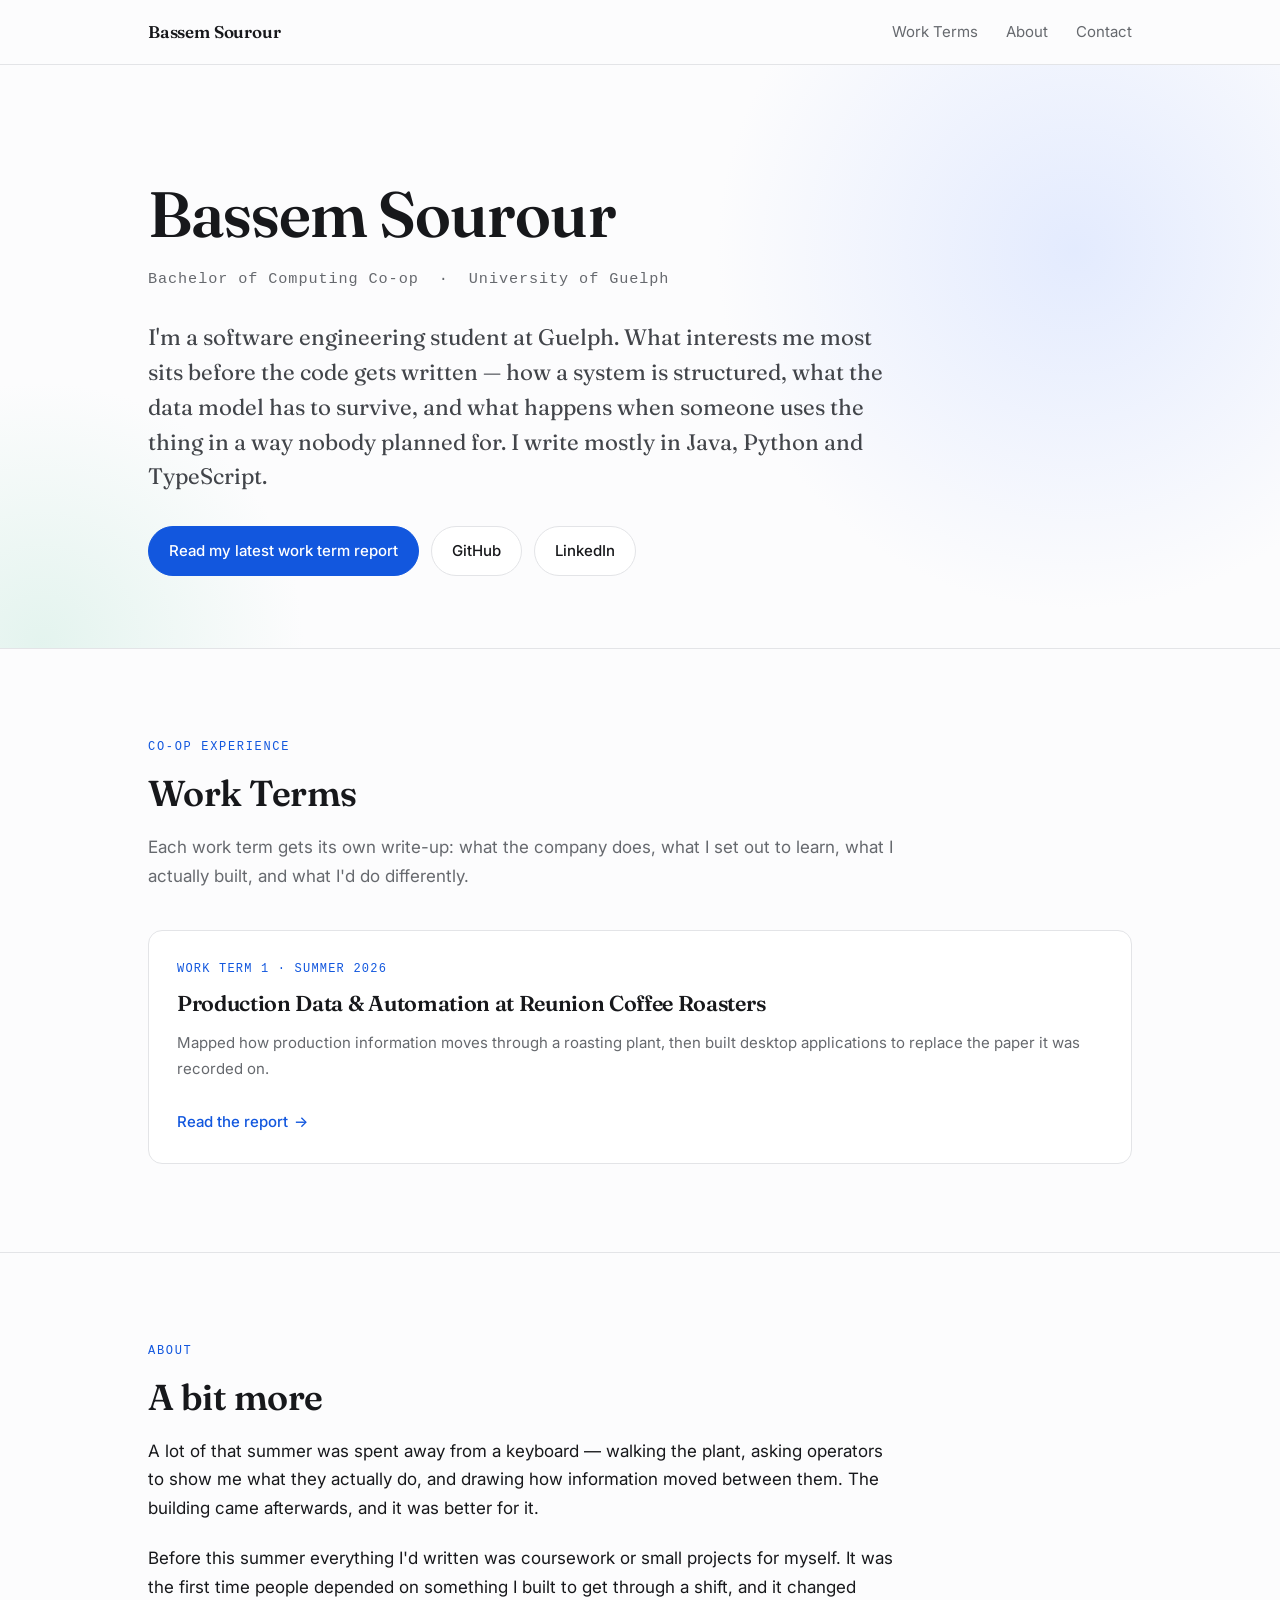
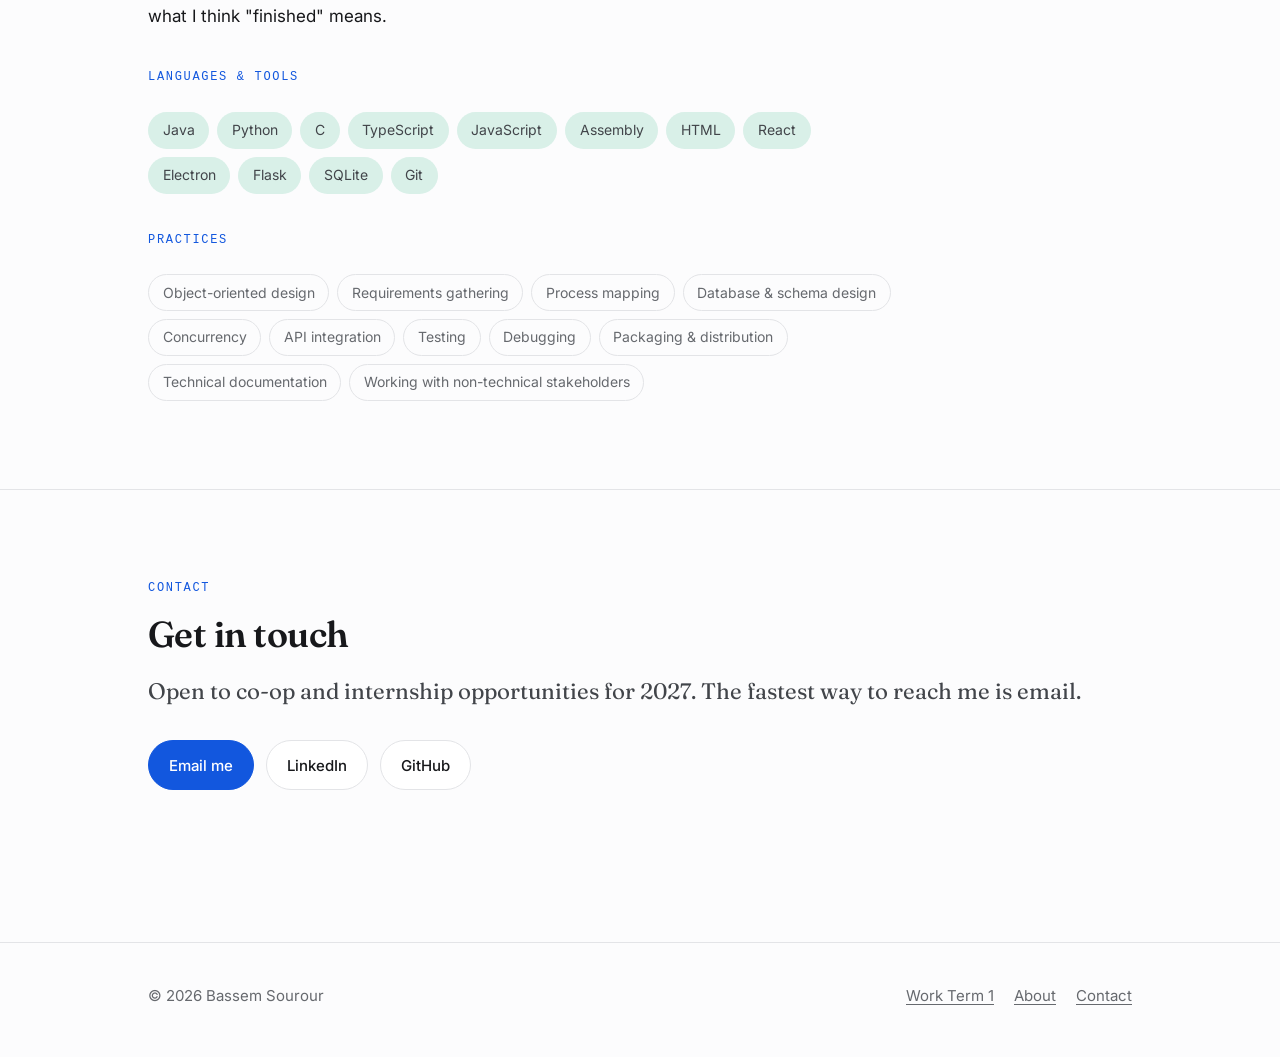
<file: index.html>
<!DOCTYPE html>
<html lang="en">
<head>
<meta charset="utf-8">
<meta name="viewport" content="width=device-width, initial-scale=1">

<title>Bassem Sourour — Portfolio</title>
<meta name="description" content="Portfolio of Bassem Sourour, a Bachelor of Computing co-op student at the University of Guelph. Work term reports, projects, and what I'm learning.">
<meta name="author" content="Bassem Sourour">

<meta property="og:title" content="Bassem Sourour — Portfolio">
<meta property="og:description" content="Computing co-op student at the University of Guelph. Work term reports, projects, and what I'm learning.">
<meta property="og:type" content="website">

<link rel="icon" href="data:image/svg+xml,%3Csvg xmlns=%27http://www.w3.org/2000/svg%27 viewBox=%270 0 64 64%27%3E%3Crect width=%2764%27 height=%2764%27 rx=%2714%27 fill=%27%231257DE%27/%3E%3Ctext x=%2732%27 y=%2744%27 font-family=%27Georgia,serif%27 font-size=%2734%27 font-weight=%27600%27 fill=%27%23fff%27 text-anchor=%27middle%27%3EB%3C/text%3E%3C/svg%3E">

<link rel="preconnect" href="https://fonts.googleapis.com">
<link rel="preconnect" href="https://fonts.gstatic.com" crossorigin>
<link href="https://fonts.googleapis.com/css2?family=Fraunces:opsz,wght@9..144,400;9..144,600&family=Inter:wght@400;500;600&display=swap" rel="stylesheet">
<link rel="stylesheet" href="styles.css">
</head>
<body>

<a class="skip-link" href="#main">Skip to content</a>

<header class="site-header">
  <div class="wrap site-header__inner">
    <a class="wordmark" href="index.html">Bassem&nbsp;Sourour</a>
    <nav class="nav" aria-label="Main">
      <a href="#work-terms">Work Terms</a>
      <a href="#about">About</a>
      <a href="#contact">Contact</a>
    </nav>
  </div>
</header>

<main id="main">

  <section class="hero">
    <div class="wrap">
      <h1 class="reveal">Bassem Sourour</h1>
      <p class="hero__role reveal">
        Bachelor of Computing Co-op &nbsp;·&nbsp; University of Guelph
      </p>
      <p class="lede hero__lede reveal">
        I'm a software engineering student at Guelph. What interests me
        most sits before the code gets written — how a system is
        structured, what the data model has to survive, and what happens
        when someone uses the thing in a way nobody planned for. I write
        mostly in Java, Python and TypeScript.
      </p>
      <div class="btn-row reveal">
        <a class="btn btn--primary" href="work-term-1.html">Read my latest work term report</a>
        <a class="btn" href="https://github.com/BassemSourour">GitHub</a>
        <a class="btn" href="https://www.linkedin.com/in/bassem-sourour-37205827b/">LinkedIn</a>
      </div>
    </div>
  </section>

  <hr class="rule">

  <section id="work-terms">
    <div class="wrap">
      <span class="eyebrow reveal">Co-op Experience</span>
      <h2 class="reveal">Work Terms</h2>
      <p class="prose muted reveal">
        Each work term gets its own write-up: what the company does, what
        I set out to learn, what I actually built, and what I'd do
        differently.
      </p>

      <div class="card-grid">

        <a class="card reveal" href="work-term-1.html">
          <span class="card__meta">Work Term 1 · Summer 2026</span>
          <h3>Production Data &amp; Automation at Reunion Coffee Roasters</h3>
          <p>
            Mapped how production information moves through a roasting
            plant, then built desktop applications to replace the paper
            it was recorded on.
          </p>
          <span class="card__cta">Read the report <span aria-hidden="true">→</span></span>
        </a>

      </div>
    </div>
  </section>

  <hr class="rule">

  <section id="about">
    <div class="wrap">
      <span class="eyebrow reveal">About</span>
      <h2 class="reveal">A bit more</h2>
      <div class="prose">
        <p class="reveal">
          A lot of that summer was spent away from a keyboard — walking
          the plant, asking operators to show me what they actually do,
          and drawing how information moved between them. The building
          came afterwards, and it was better for it.
        </p>
        <p class="reveal">
          Before this summer everything I'd written was coursework or
          small projects for myself. It was the first time people
          depended on something I built to get through a shift, and it
          changed what I think "finished" means.
        </p>

        <!-- EDIT ME: cut anything you wouldn't want to be asked about in
             an interview — a short honest list beats a long one. -->
        <span class="eyebrow reveal" style="margin-top:2.25rem">Languages &amp; tools</span>
        <ul class="pills reveal">
          <li>Java</li>
          <li>Python</li>
          <li>C</li>
          <li>TypeScript</li>
          <li>JavaScript</li>
          <li>Assembly</li>
          <li>HTML</li>
          <li>React</li>
          <li>Electron</li>
          <li>Flask</li>
          <li>SQLite</li>
          <li>Git</li>
        </ul>

        <!-- Practices. I've kept this to things your work actually
             demonstrates — an employer may ask you to talk through any
             of them, so cut anything you'd rather not defend. -->
        <span class="eyebrow reveal" style="margin-top:2.25rem">Practices</span>
        <ul class="pills pills--alt reveal">
          <li>Object-oriented design</li>
          <li>Requirements gathering</li>
          <li>Process mapping</li>
          <li>Database &amp; schema design</li>
          <li>Concurrency</li>
          <li>API integration</li>
          <li>Testing</li>
          <li>Debugging</li>
          <li>Packaging &amp; distribution</li>
          <li>Technical documentation</li>
          <li>Working with non-technical stakeholders</li>
        </ul>
      </div>
    </div>
  </section>

  <hr class="rule">

  <section id="contact">
    <div class="wrap">
      <span class="eyebrow reveal">Contact</span>
      <h2 class="reveal">Get in touch</h2>
      <p class="prose lede reveal" style="margin-bottom:1.5rem">
        Open to co-op and internship opportunities for 2027. The fastest
        way to reach me is email.
      </p>
      <div class="btn-row reveal">
        <a class="btn btn--primary" href="mailto:bassemsourour3@gmail.com">Email me</a>
        <a class="btn" href="https://www.linkedin.com/in/bassem-sourour-37205827b/">LinkedIn</a>
        <a class="btn" href="https://github.com/BassemSourour">GitHub</a>
      </div>
    </div>
  </section>

</main>

<footer class="site-footer">
  <div class="wrap site-footer__inner">
    <span>© <span id="year">2026</span> Bassem Sourour</span>
    <nav class="footer-links" aria-label="Footer">
      <a href="work-term-1.html">Work Term 1</a>
      <a href="#about">About</a>
      <a href="#contact">Contact</a>
    </nav>
  </div>
</footer>

<script>
  document.getElementById('year').textContent = new Date().getFullYear();

  const reveals = document.querySelectorAll('.reveal');
  if ('IntersectionObserver' in window && !window.matchMedia('(prefers-reduced-motion: reduce)').matches) {
    const io = new IntersectionObserver((entries) => {
      entries.forEach((entry, i) => {
        if (entry.isIntersecting) {
          entry.target.style.transitionDelay = Math.min(i * 60, 240) + 'ms';
          entry.target.classList.add('is-visible');
          io.unobserve(entry.target);
        }
      });
    }, { rootMargin: '0px 0px -8% 0px', threshold: 0.05 });
    reveals.forEach(el => io.observe(el));
  } else {
    reveals.forEach(el => el.classList.add('is-visible'));
  }
</script>

</body>
</html>
</file>
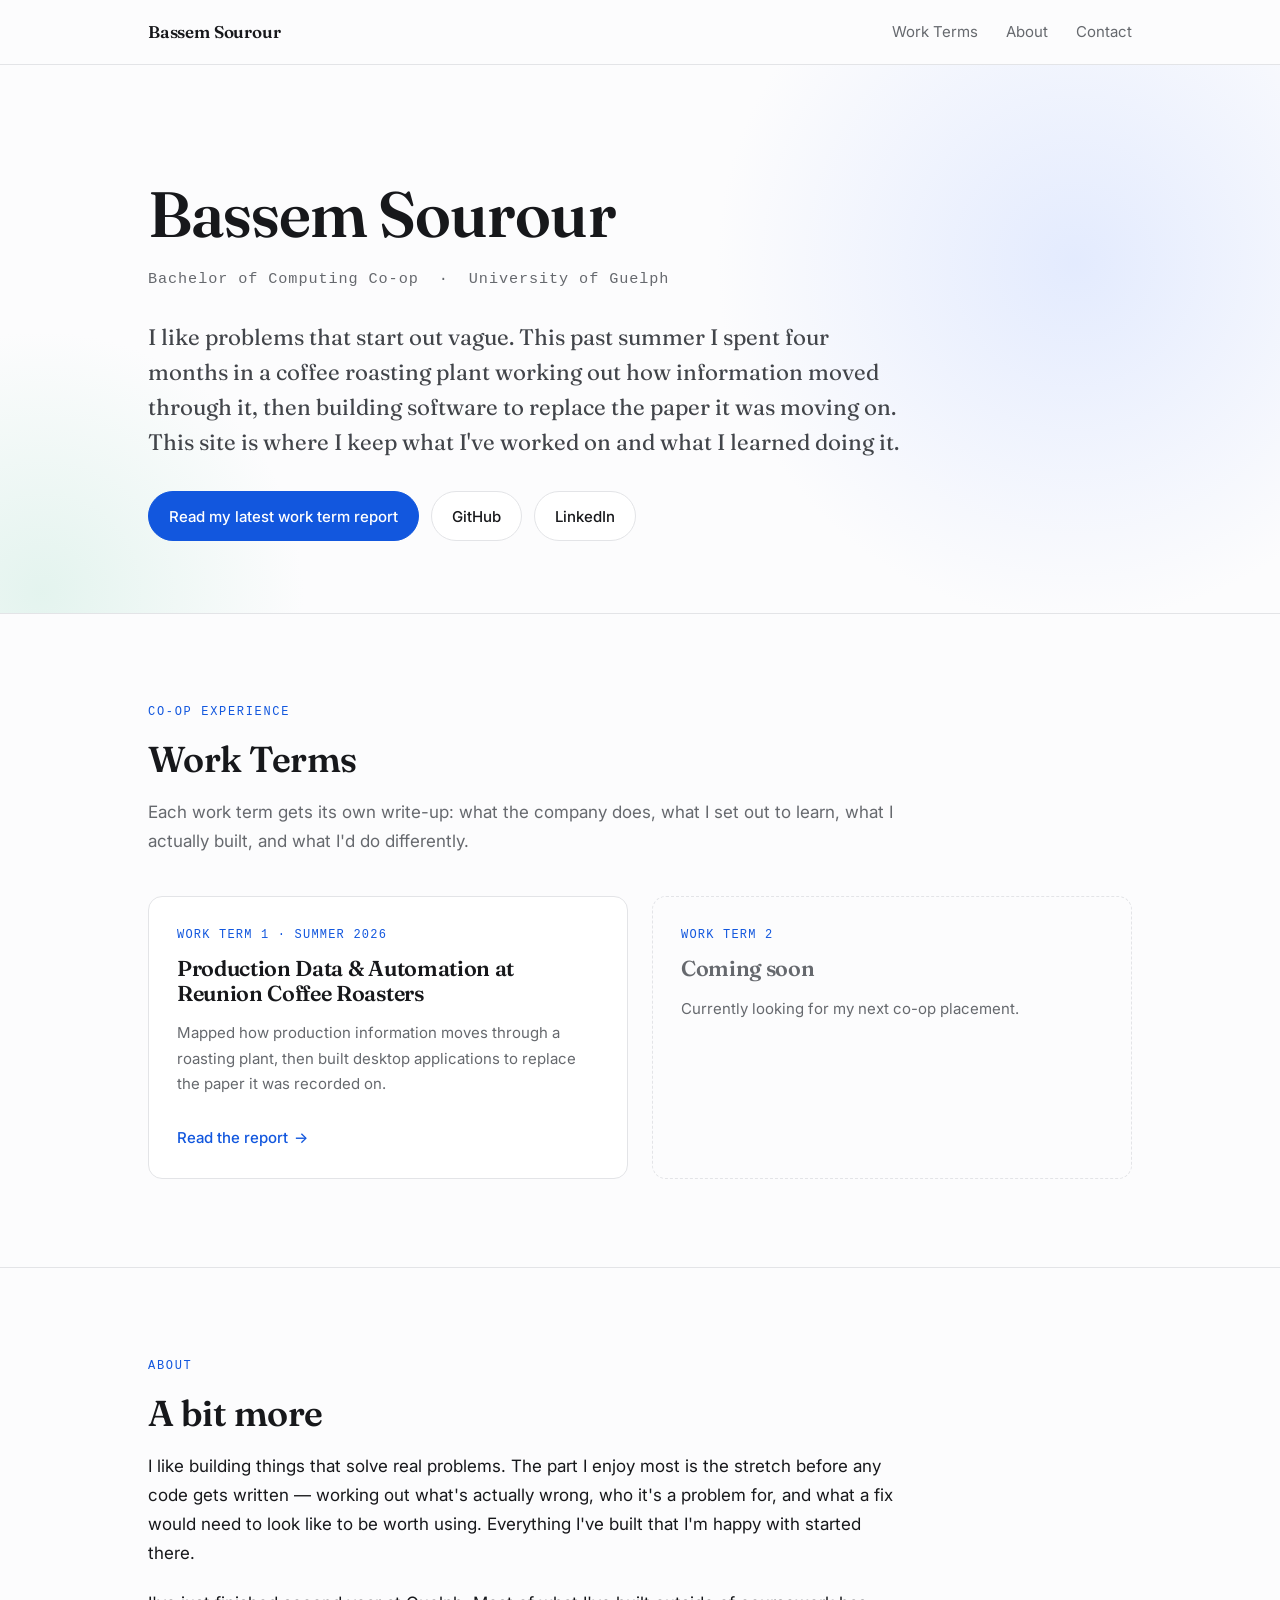
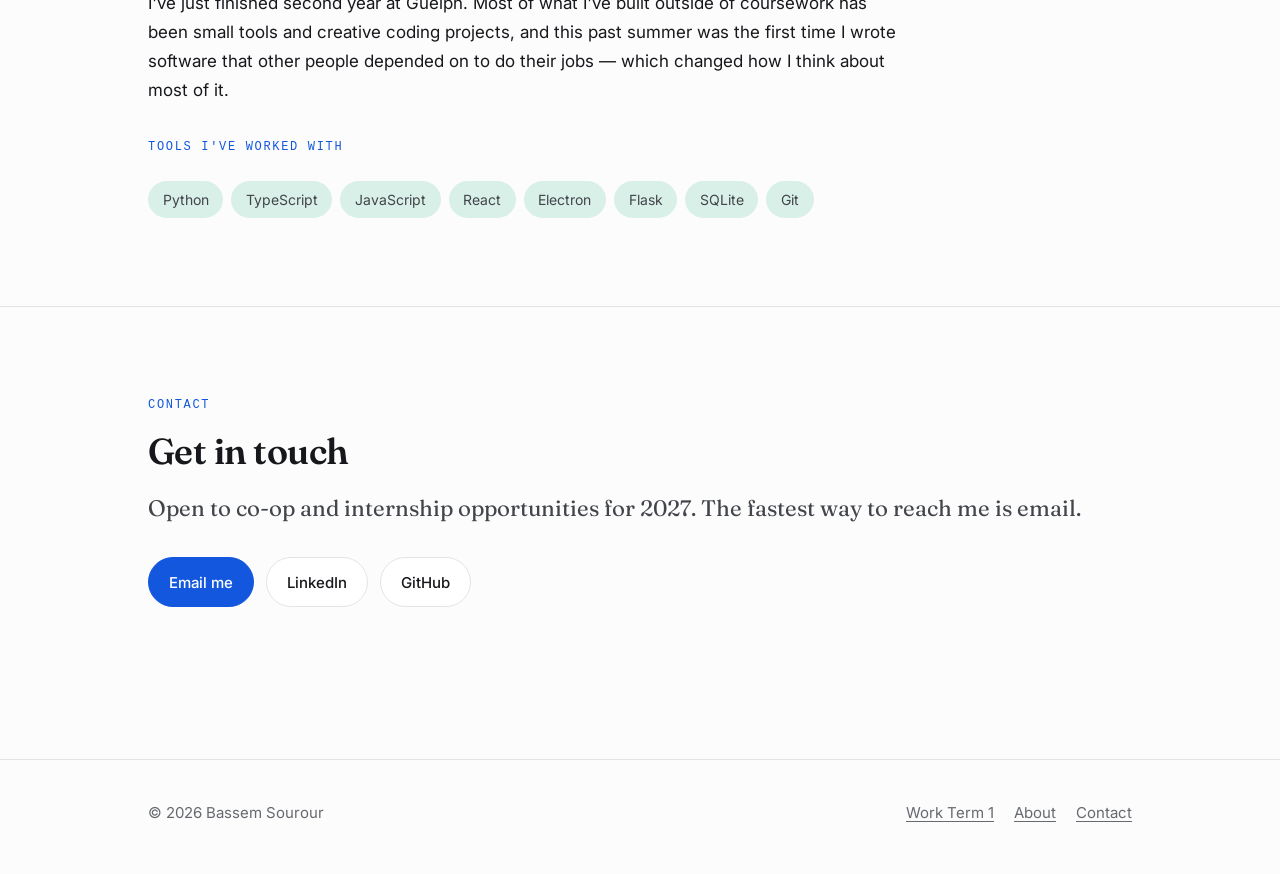
<file: index_1.html>
<!DOCTYPE html>
<html lang="en">
<head>
<meta charset="utf-8">
<meta name="viewport" content="width=device-width, initial-scale=1">

<title>Bassem Sourour — Portfolio</title>
<meta name="description" content="Portfolio of Bassem Sourour, a Bachelor of Computing co-op student at the University of Guelph. Work term reports, projects, and what I'm learning.">
<meta name="author" content="Bassem Sourour">

<meta property="og:title" content="Bassem Sourour — Portfolio">
<meta property="og:description" content="Computing co-op student at the University of Guelph. Work term reports, projects, and what I'm learning.">
<meta property="og:type" content="website">

<link rel="preconnect" href="https://fonts.googleapis.com">
<link rel="preconnect" href="https://fonts.gstatic.com" crossorigin>
<link href="https://fonts.googleapis.com/css2?family=Fraunces:opsz,wght@9..144,400;9..144,600&family=Inter:wght@400;500;600&display=swap" rel="stylesheet">
<link rel="stylesheet" href="styles.css">
</head>
<body>

<a class="skip-link" href="#main">Skip to content</a>

<header class="site-header">
  <div class="wrap site-header__inner">
    <a class="wordmark" href="index.html">Bassem&nbsp;Sourour</a>
    <nav class="nav" aria-label="Main">
      <a href="#work-terms">Work Terms</a>
      <a href="#about">About</a>
      <a href="#contact">Contact</a>
    </nav>
  </div>
</header>

<main id="main">

  <section class="hero">
    <div class="wrap">
      <h1 class="reveal">Bassem Sourour</h1>
      <p class="hero__role reveal">
        Bachelor of Computing Co-op &nbsp;·&nbsp; University of Guelph
      </p>
      <p class="lede hero__lede reveal">
        I like problems that start out vague. This past summer I spent
        four months in a coffee roasting plant working out how
        information moved through it, then building software to replace
        the paper it was moving on. This site is where I keep what I've
        worked on and what I learned doing it.
      </p>
      <div class="btn-row reveal">
        <a class="btn btn--primary" href="work-term-1.html">Read my latest work term report</a>
        <a class="btn" href="https://github.com/BassemSourour">GitHub</a>
        <a class="btn" href="https://www.linkedin.com/in/bassem-sourour-37205827b/">LinkedIn</a>
      </div>
    </div>
  </section>

  <hr class="rule">

  <section id="work-terms">
    <div class="wrap">
      <span class="eyebrow reveal">Co-op Experience</span>
      <h2 class="reveal">Work Terms</h2>
      <p class="prose muted reveal">
        Each work term gets its own write-up: what the company does, what
        I set out to learn, what I actually built, and what I'd do
        differently.
      </p>

      <div class="card-grid">

        <a class="card reveal" href="work-term-1.html">
          <span class="card__meta">Work Term 1 · Summer 2026</span>
          <h3>Production Data &amp; Automation at Reunion Coffee Roasters</h3>
          <p>
            Mapped how production information moves through a roasting
            plant, then built desktop applications to replace the paper
            it was recorded on.
          </p>
          <span class="card__cta">Read the report <span aria-hidden="true">→</span></span>
        </a>

        <div class="card card--placeholder reveal">
          <span class="card__meta">Work Term 2</span>
          <h3>Coming soon</h3>
          <p>Currently looking for my next co-op placement.</p>
        </div>

      </div>
    </div>
  </section>

  <hr class="rule">

  <section id="about">
    <div class="wrap">
      <span class="eyebrow reveal">About</span>
      <h2 class="reveal">A bit more</h2>
      <div class="prose">
        <p class="reveal">
          I like building things that solve real problems. The part I
          enjoy most is the stretch before any code gets written —
          working out what's actually wrong, who it's a problem for, and
          what a fix would need to look like to be worth using.
          Everything I've built that I'm happy with started there.
        </p>
        <p class="reveal">
          I've just finished second year at Guelph. Most of what I've
          built outside of coursework has been small tools and creative
          coding projects, and this past summer was the first time I
          wrote software that other people depended on to do their jobs —
          which changed how I think about most of it.
        </p>

        <span class="eyebrow reveal" style="margin-top:2rem">Tools I've worked with</span>
        <!-- EDIT ME: taken from your three work term apps and your other
             repos. Cut anything you wouldn't want to be asked about in an
             interview — a short honest list beats a long one. -->
        <ul class="pills reveal">
          <li>Python</li>
          <li>TypeScript</li>
          <li>JavaScript</li>
          <li>React</li>
          <li>Electron</li>
          <li>Flask</li>
          <li>SQLite</li>
          <li>Git</li>
        </ul>
      </div>
    </div>
  </section>

  <hr class="rule">

  <section id="contact">
    <div class="wrap">
      <span class="eyebrow reveal">Contact</span>
      <h2 class="reveal">Get in touch</h2>
      <p class="prose lede reveal" style="margin-bottom:1.5rem">
        Open to co-op and internship opportunities for 2027. The fastest
        way to reach me is email.
      </p>
      <div class="btn-row reveal">
        <a class="btn btn--primary" href="mailto:bassemsourour3@gmail.com">Email me</a>
        <a class="btn" href="https://www.linkedin.com/in/bassem-sourour-37205827b/">LinkedIn</a>
        <a class="btn" href="https://github.com/BassemSourour">GitHub</a>
      </div>
    </div>
  </section>

</main>

<footer class="site-footer">
  <div class="wrap site-footer__inner">
    <span>© <span id="year">2026</span> Bassem Sourour</span>
    <nav class="footer-links" aria-label="Footer">
      <a href="work-term-1.html">Work Term 1</a>
      <a href="#about">About</a>
      <a href="#contact">Contact</a>
    </nav>
  </div>
</footer>

<script>
  document.getElementById('year').textContent = new Date().getFullYear();

  const reveals = document.querySelectorAll('.reveal');
  if ('IntersectionObserver' in window && !window.matchMedia('(prefers-reduced-motion: reduce)').matches) {
    const io = new IntersectionObserver((entries) => {
      entries.forEach((entry, i) => {
        if (entry.isIntersecting) {
          entry.target.style.transitionDelay = Math.min(i * 60, 240) + 'ms';
          entry.target.classList.add('is-visible');
          io.unobserve(entry.target);
        }
      });
    }, { rootMargin: '0px 0px -8% 0px', threshold: 0.05 });
    reveals.forEach(el => io.observe(el));
  } else {
    reveals.forEach(el => el.classList.add('is-visible'));
  }
</script>

</body>
</html>
</file>
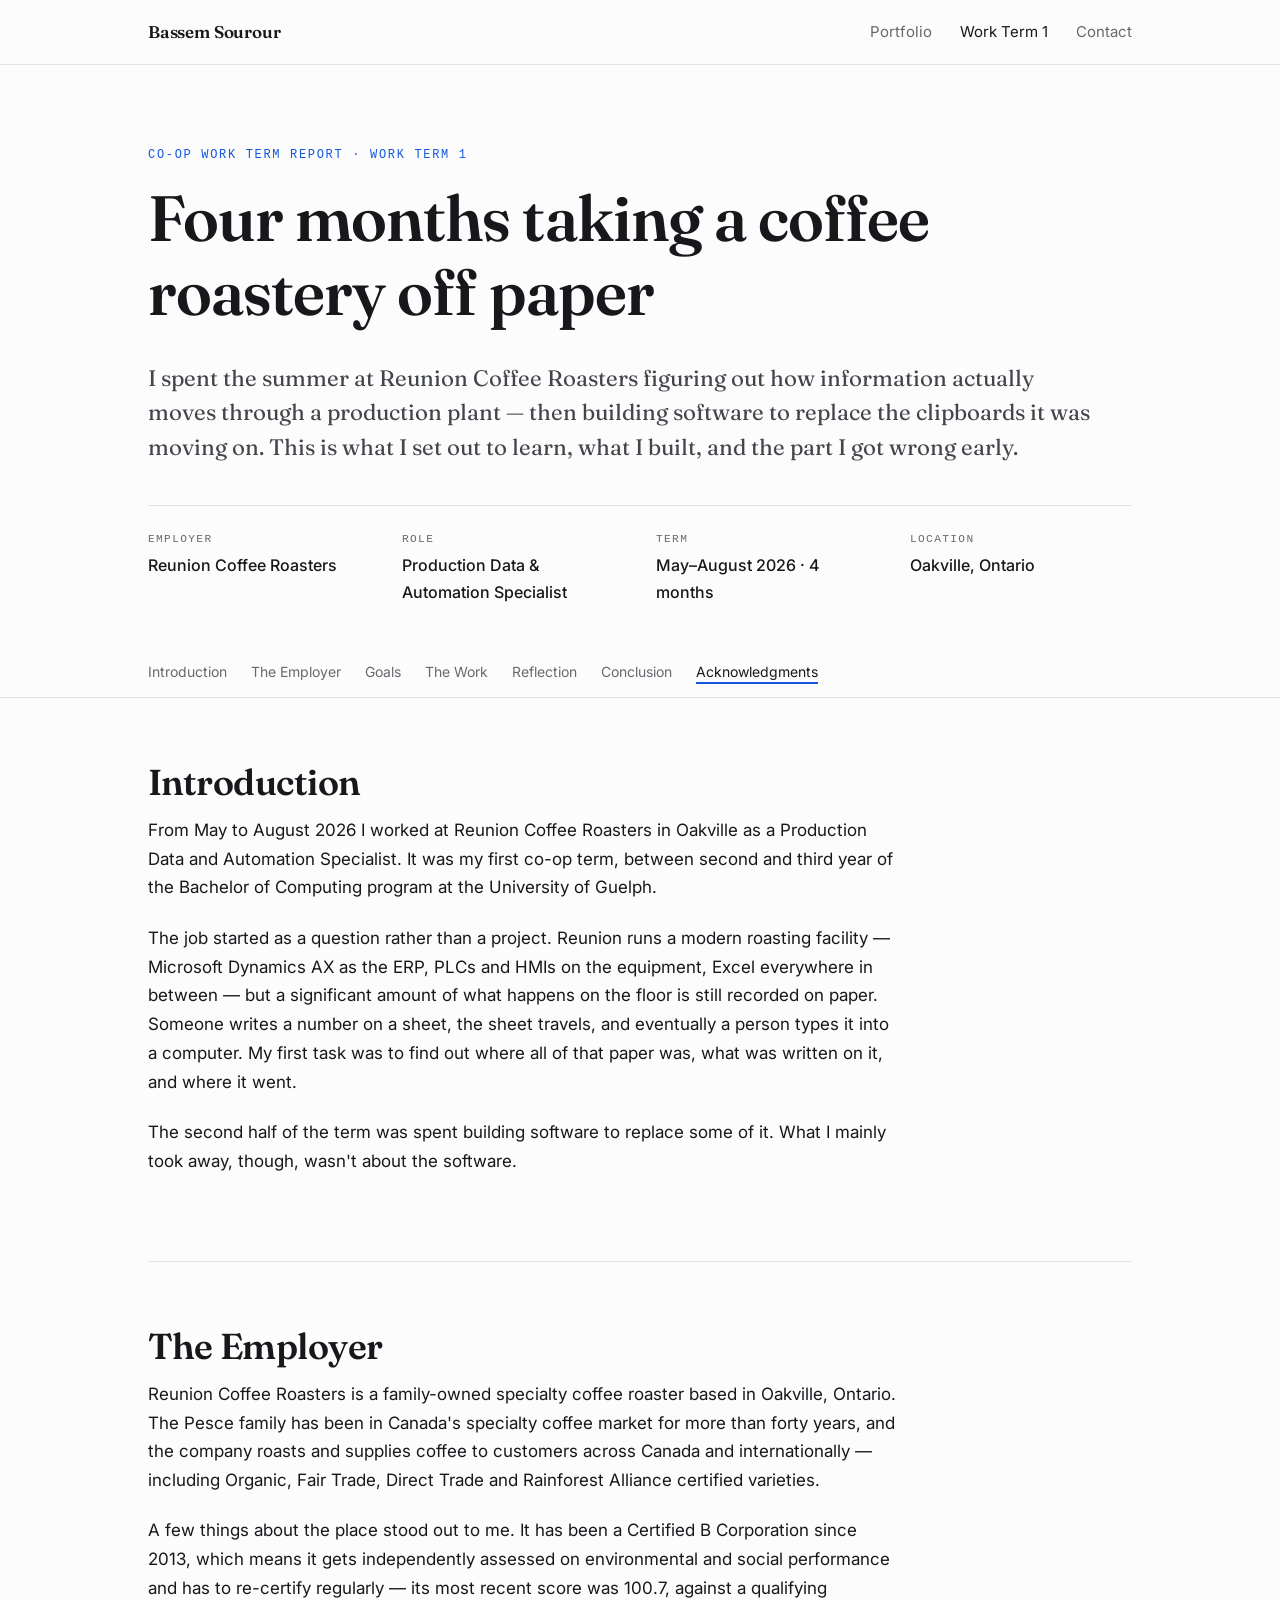
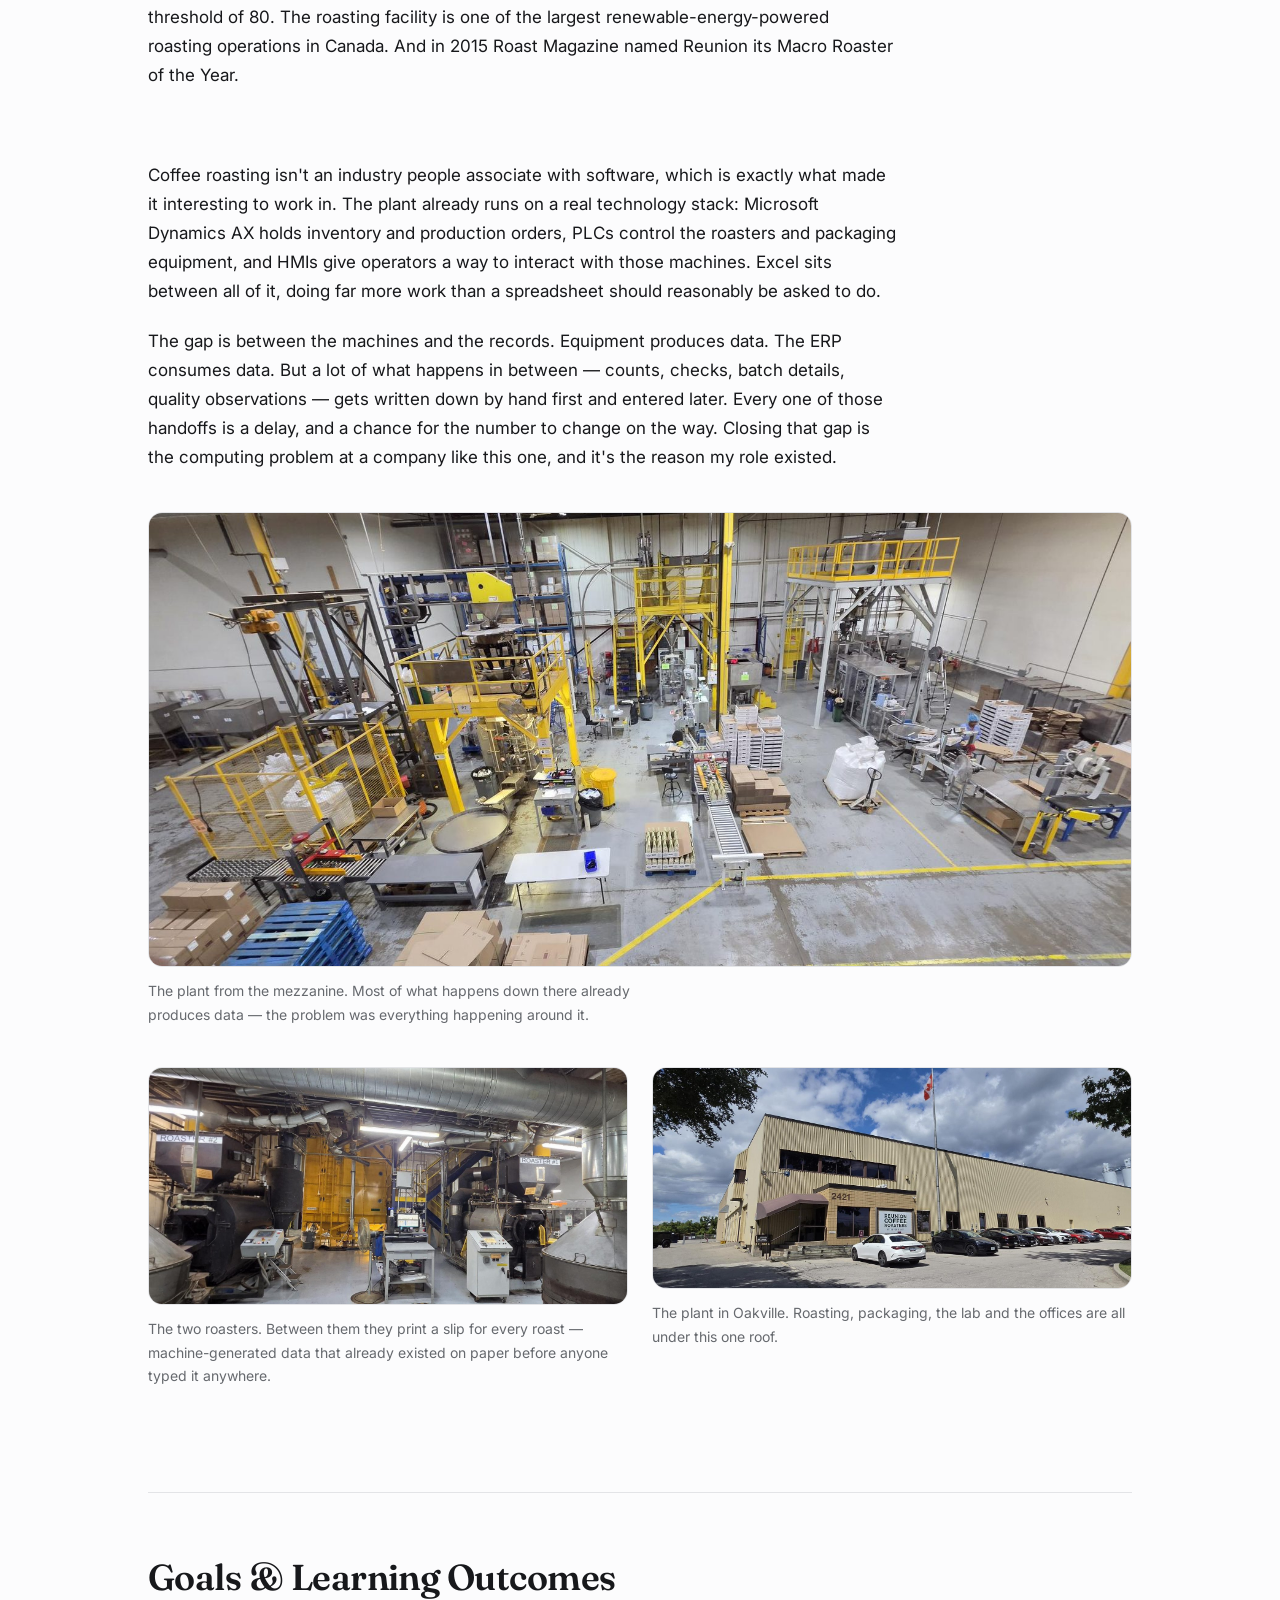
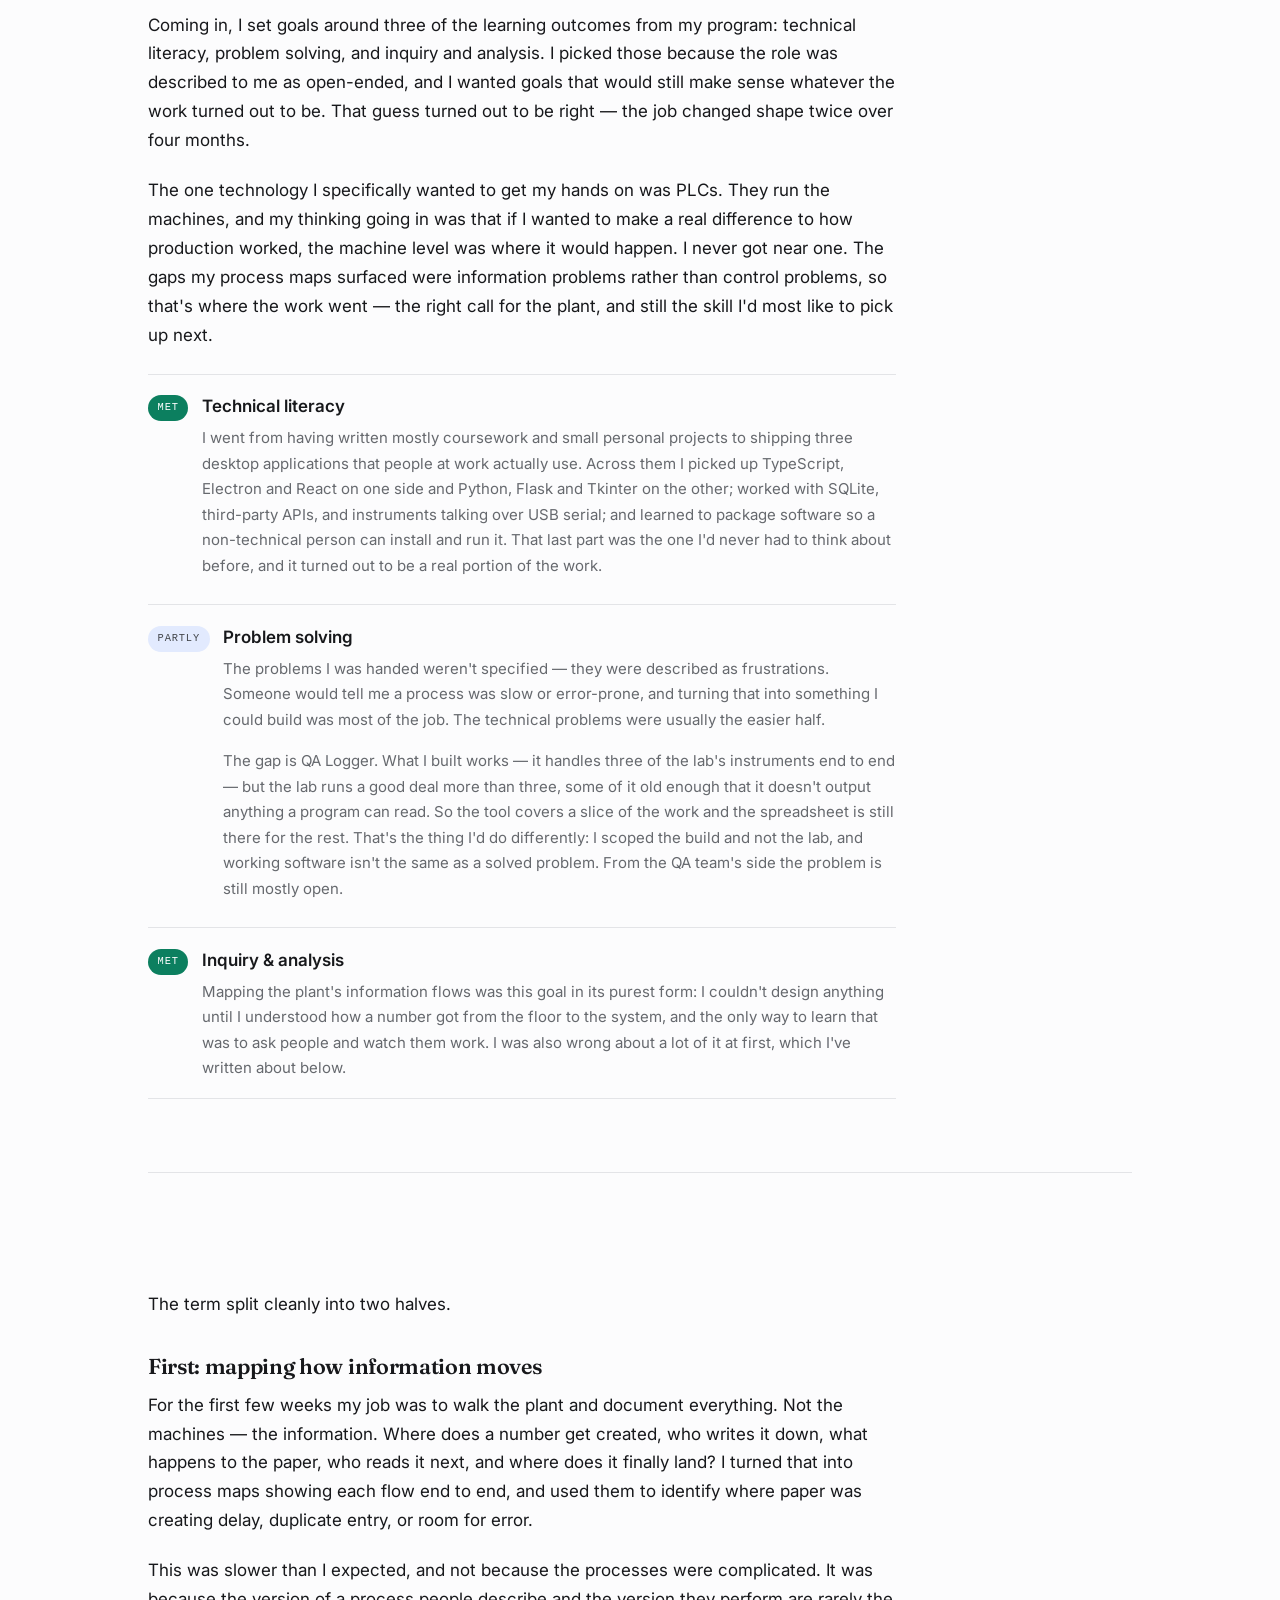
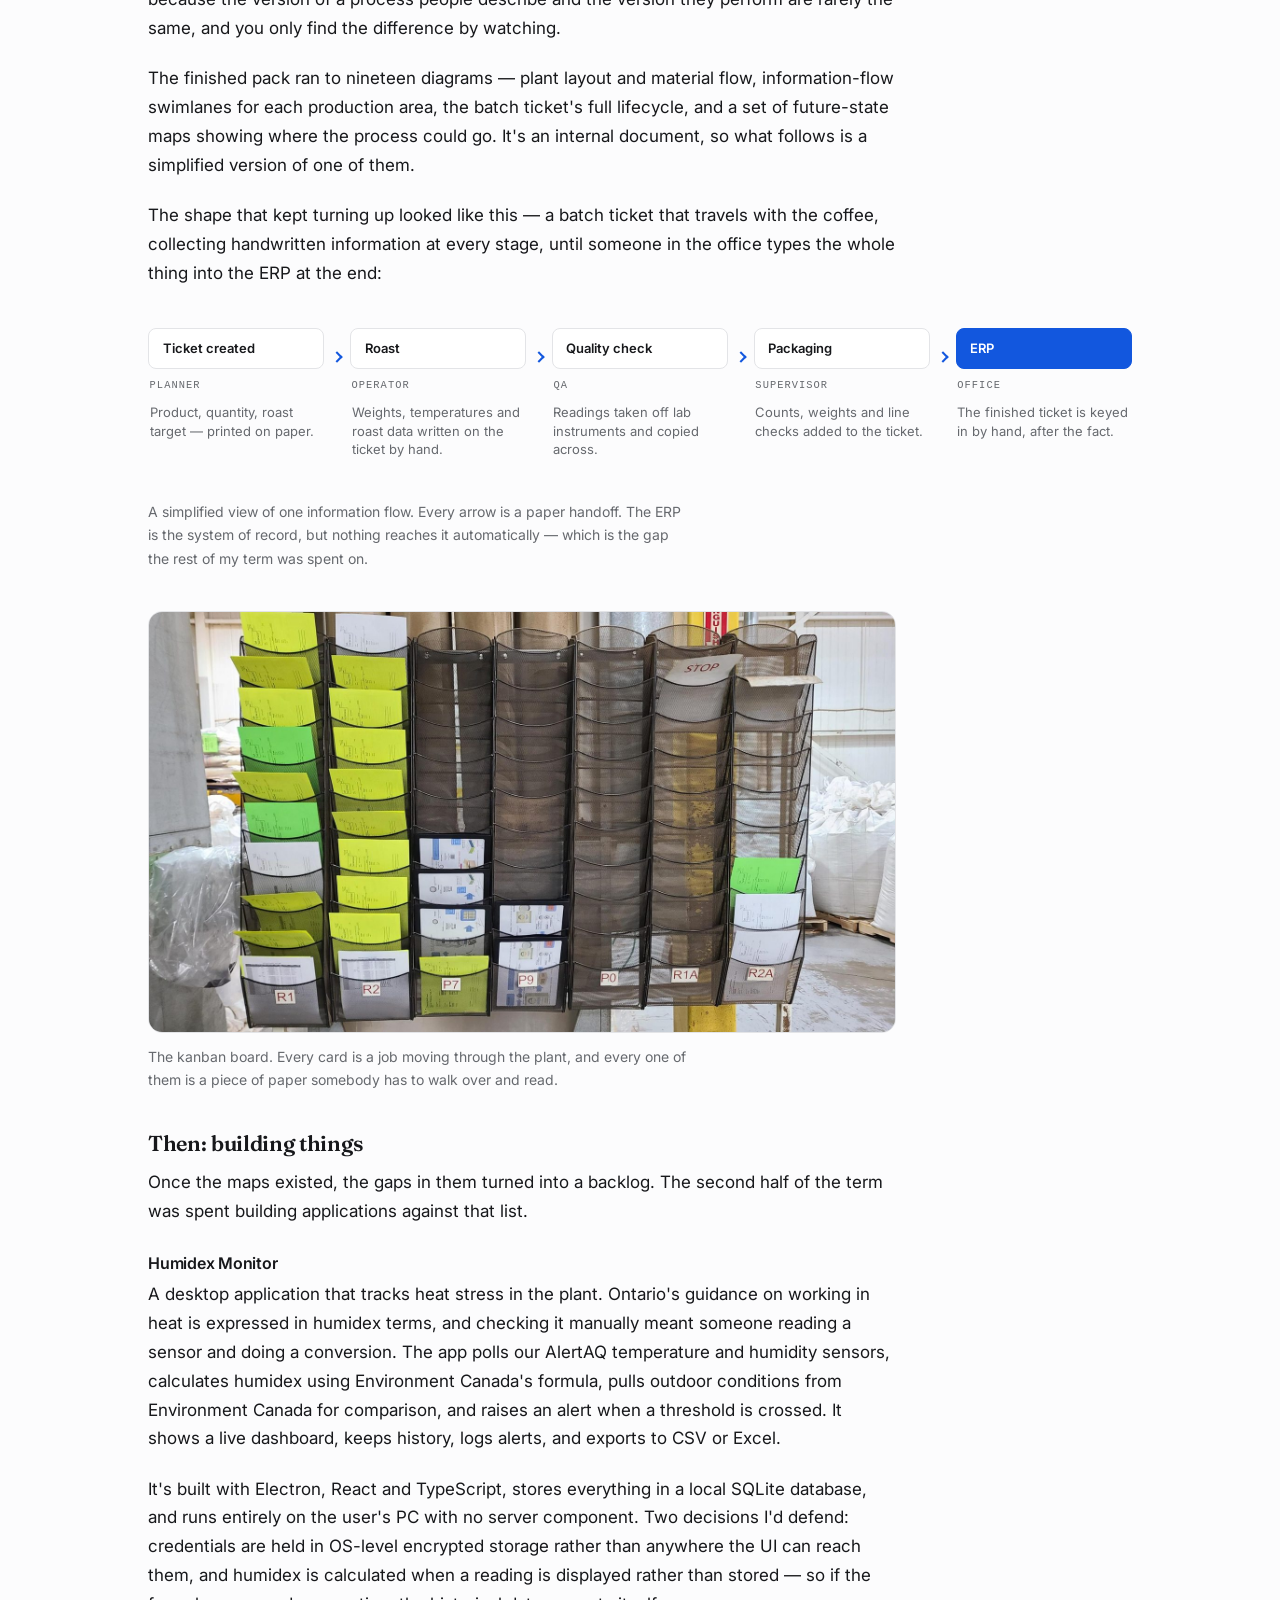
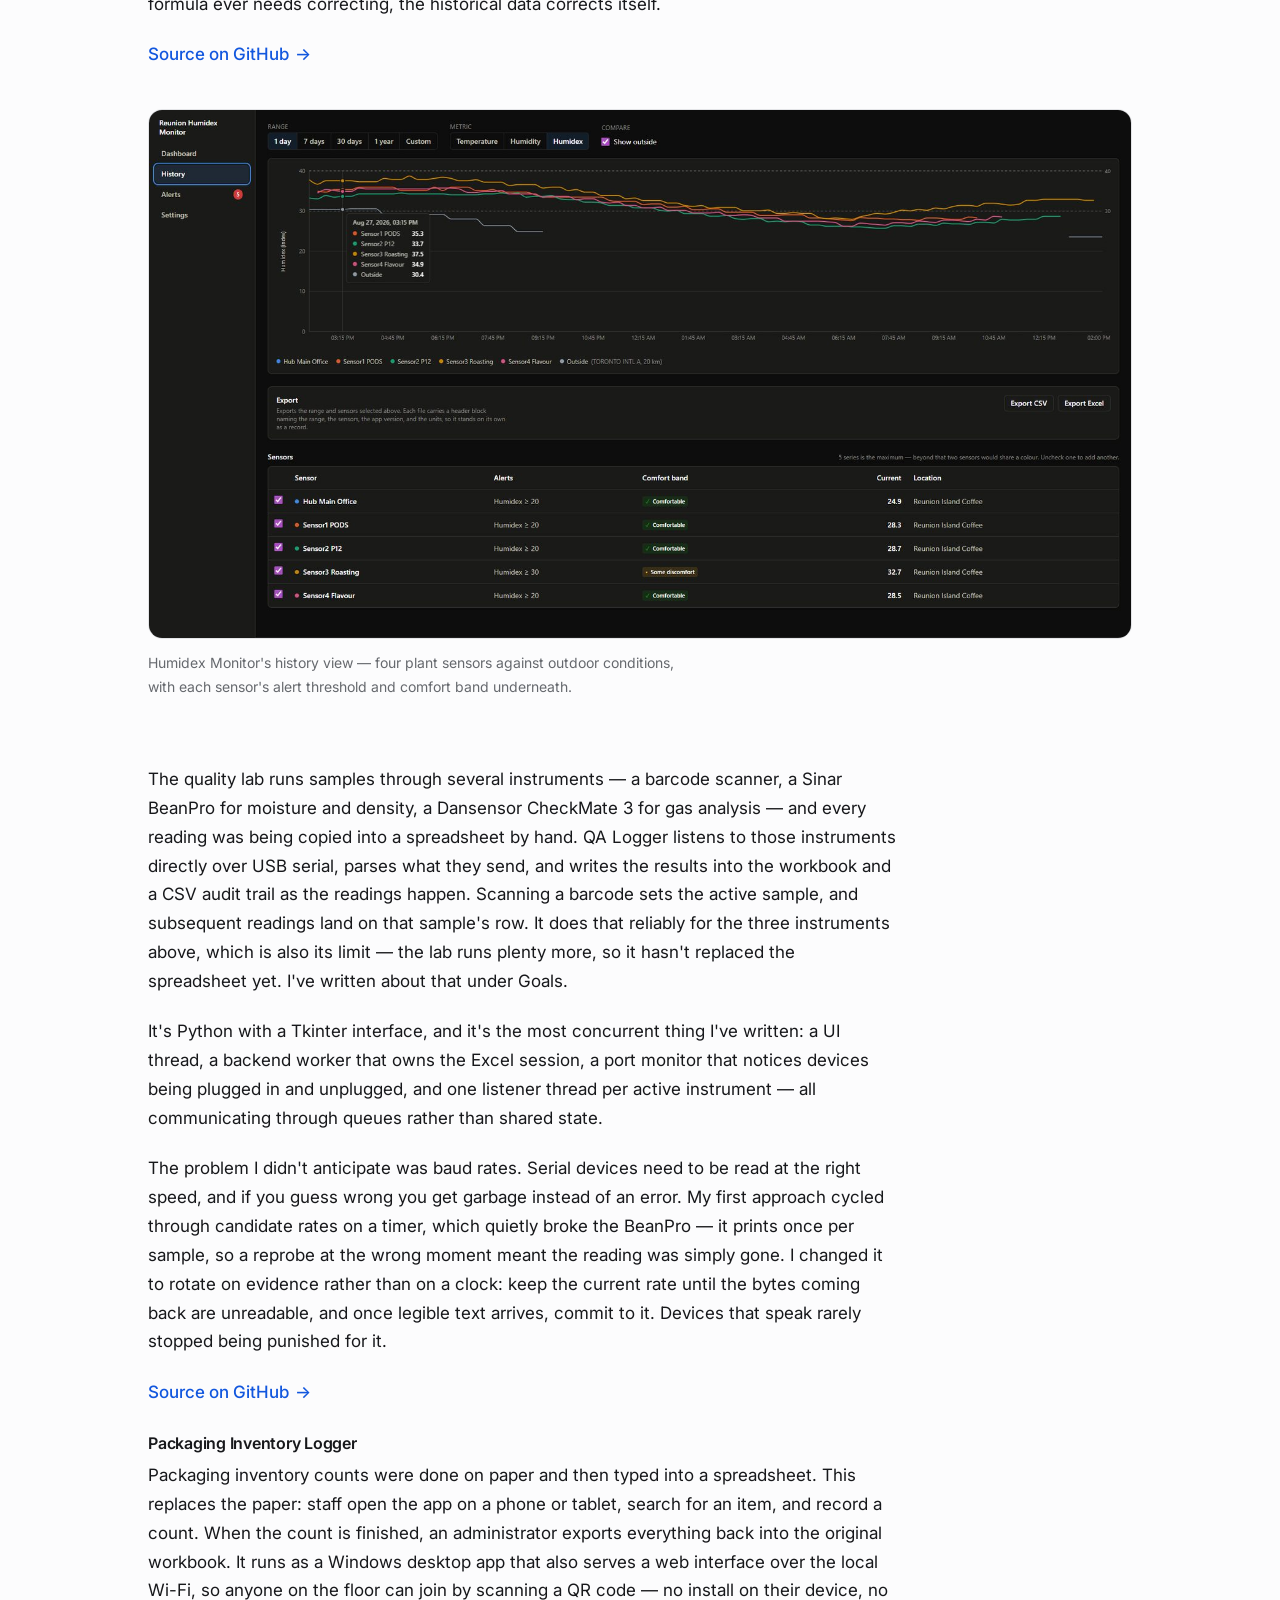
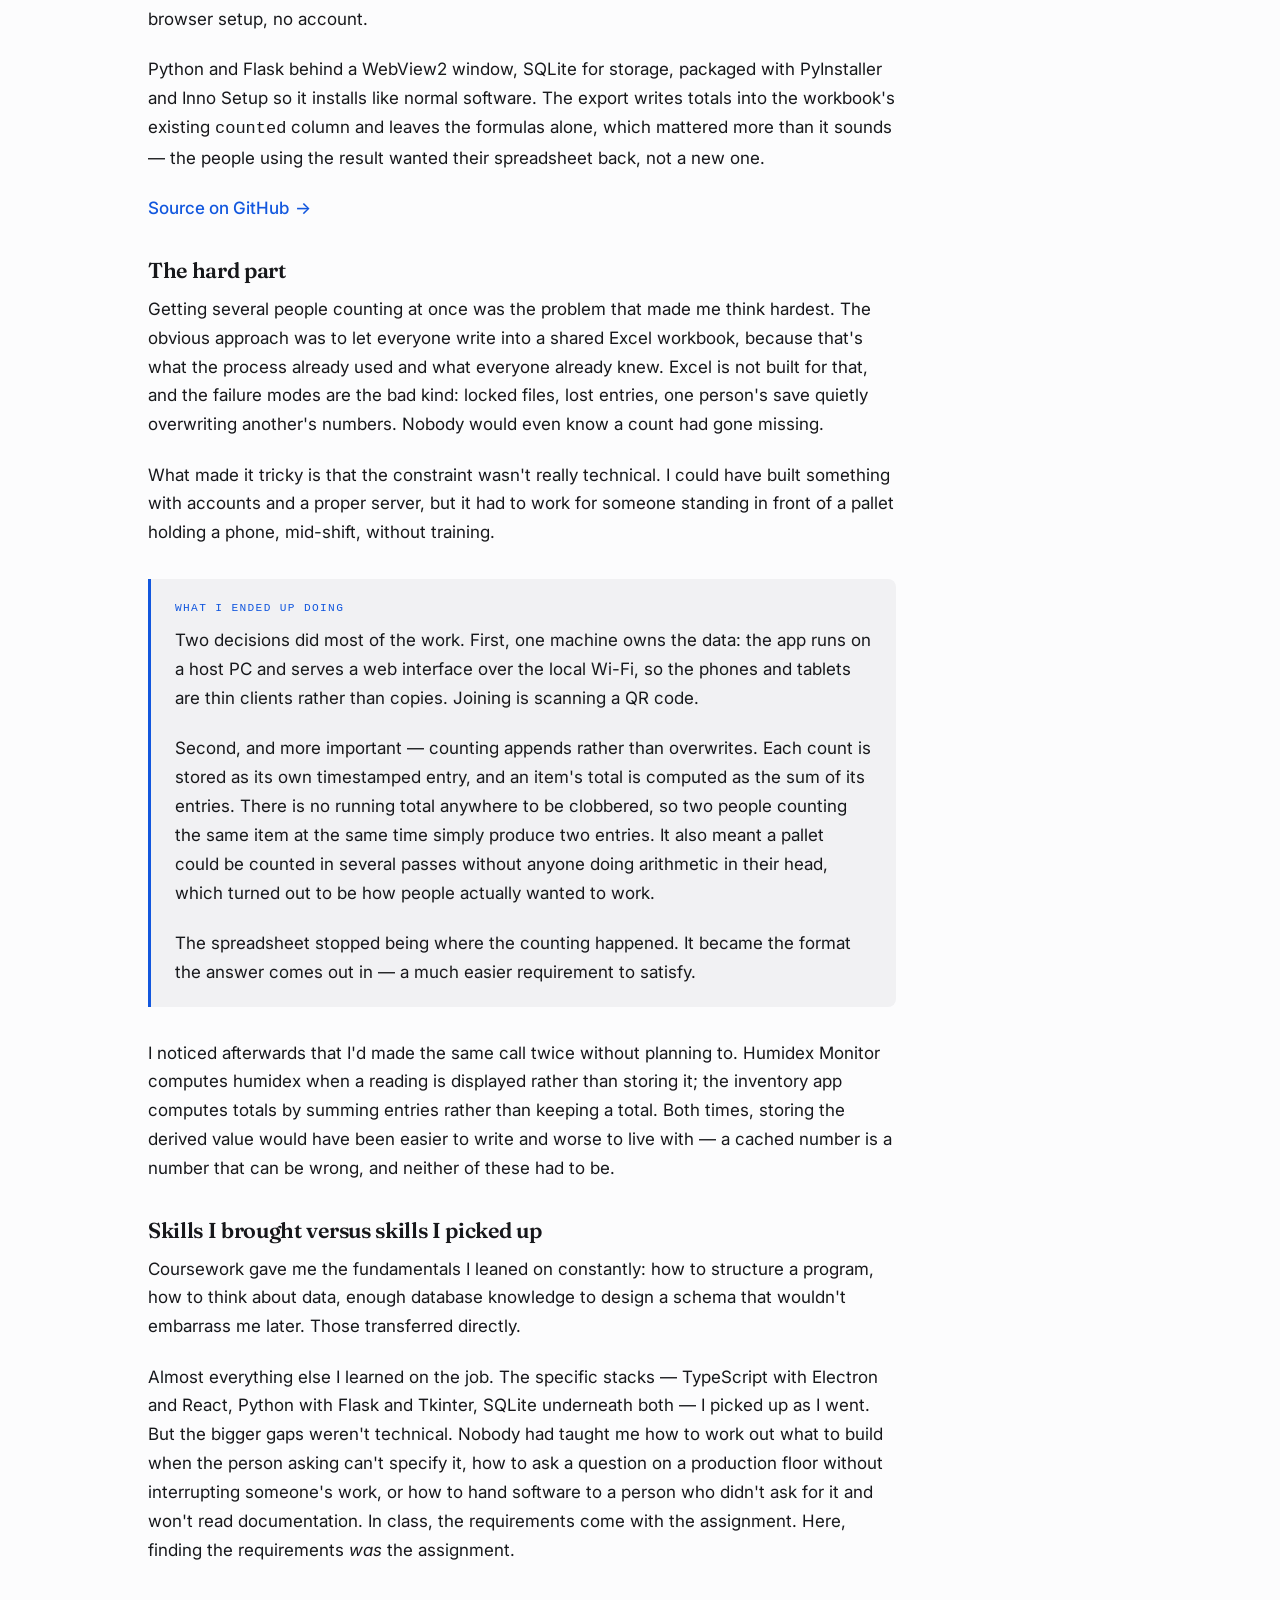
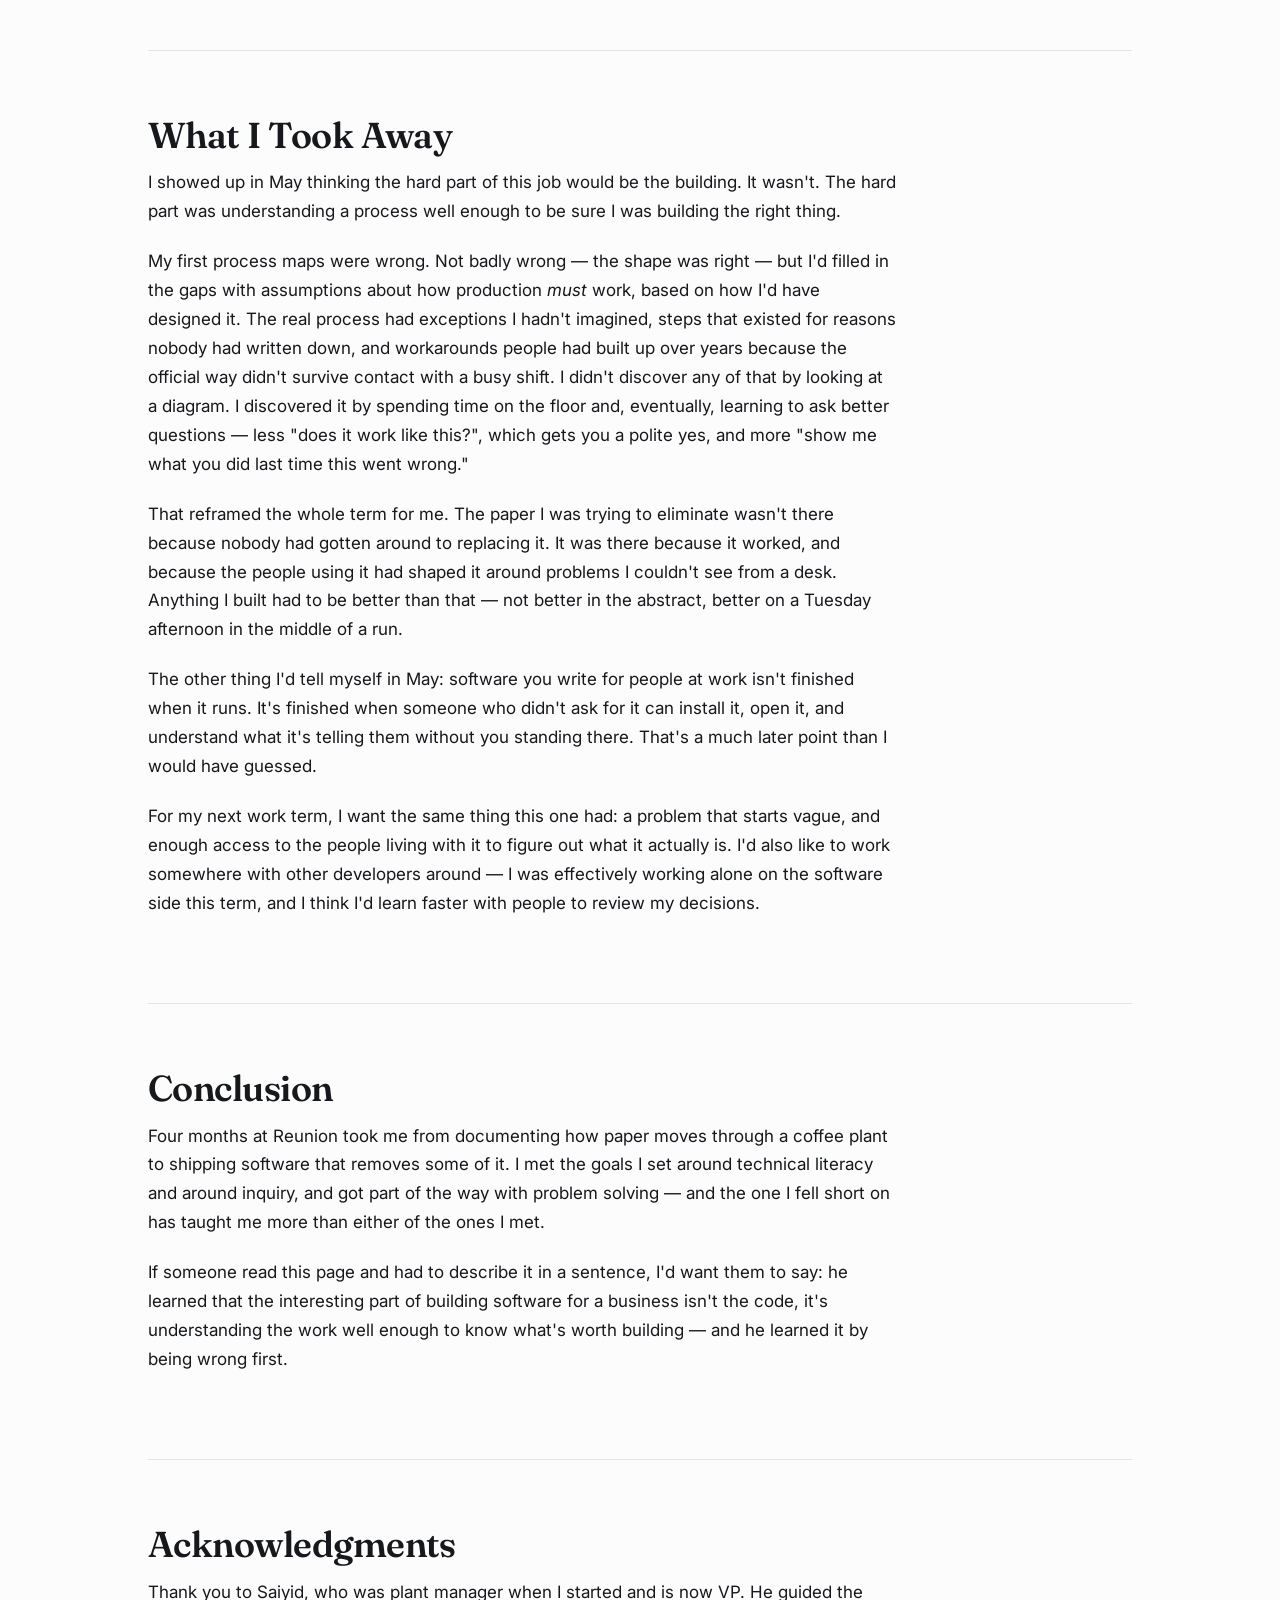
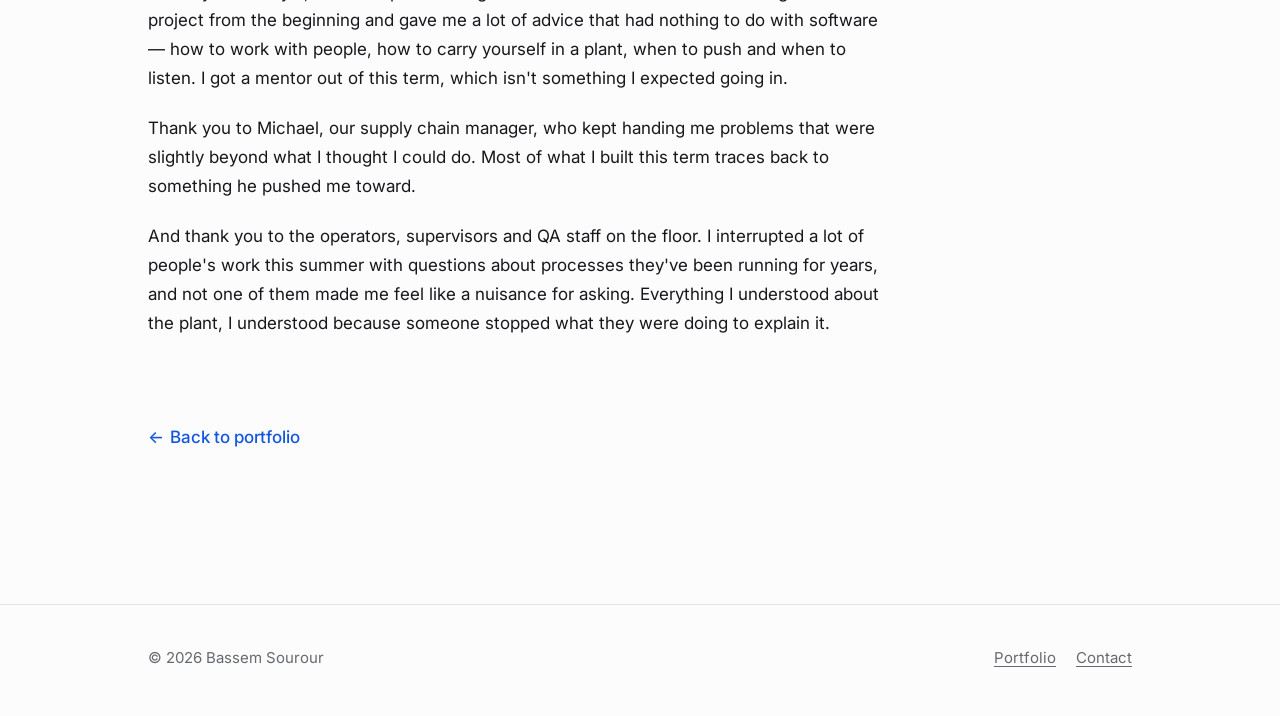
<file: work-term-1.html>
<!DOCTYPE html>
<html lang="en">
<head>
<meta charset="utf-8">
<meta name="viewport" content="width=device-width, initial-scale=1">

<title>Work Term 1 — Reunion Coffee Roasters · Bassem Sourour</title>
<meta name="description" content="Co-op work term report: Production Data and Automation Specialist at Reunion Coffee Roasters, Oakville, May–August 2026. Mapping how information moves through a roasting plant, and building software to replace the paper it moved on.">
<meta name="author" content="Bassem Sourour">
<meta property="og:title" content="Work Term 1 — Reunion Coffee Roasters">
<meta property="og:description" content="Four months mapping a coffee roastery's information flow and building software to replace its paper.">
<meta property="og:type" content="article">

<link rel="icon" href="data:image/svg+xml,%3Csvg xmlns=%27http://www.w3.org/2000/svg%27 viewBox=%270 0 64 64%27%3E%3Crect width=%2764%27 height=%2764%27 rx=%2714%27 fill=%27%231257DE%27/%3E%3Ctext x=%2732%27 y=%2744%27 font-family=%27Georgia,serif%27 font-size=%2734%27 font-weight=%27600%27 fill=%27%23fff%27 text-anchor=%27middle%27%3EB%3C/text%3E%3C/svg%3E">

<link rel="preconnect" href="https://fonts.googleapis.com">
<link rel="preconnect" href="https://fonts.gstatic.com" crossorigin>
<link href="https://fonts.googleapis.com/css2?family=Fraunces:opsz,wght@9..144,400;9..144,600&family=Inter:wght@400;500;600&display=swap" rel="stylesheet">
<link rel="stylesheet" href="styles.css">
</head>
<body>

<a class="skip-link" href="#main">Skip to content</a>
<div class="progress" id="progress" aria-hidden="true"></div>

<header class="site-header">
  <div class="wrap site-header__inner">
    <a class="wordmark" href="index.html">Bassem&nbsp;Sourour</a>
    <nav class="nav" aria-label="Main">
      <a href="index.html">Portfolio</a>
      <a href="work-term-1.html" aria-current="page">Work Term 1</a>
      <a href="index.html#contact">Contact</a>
    </nav>
  </div>
</header>

<main id="main">

  <section class="report-head">
    <div class="wrap">
      <span class="eyebrow reveal">Co-op Work Term Report · Work Term 1</span>
      <h1 class="reveal">Four months taking a coffee roastery off paper</h1>
      <p class="lede prose reveal">
        I spent the summer at Reunion Coffee Roasters figuring out how
        information actually moves through a production plant — then
        building software to replace the clipboards it was moving on.
        This is what I set out to learn, what I built, and the part I
        got wrong early.
      </p>

      <dl class="fact-list reveal">
        <div>
          <dt>Employer</dt>
          <dd>Reunion Coffee Roasters</dd>
        </div>
        <div>
          <dt>Role</dt>
          <dd>Production Data &amp; Automation Specialist</dd>
        </div>
        <div>
          <dt>Term</dt>
          <dd>May–August 2026 · 4 months</dd>
        </div>
        <div>
          <dt>Location</dt>
          <dd>Oakville, Ontario</dd>
        </div>
      </dl>
    </div>
  </section>

  <nav class="toc" aria-label="Sections of this report">
    <ol>
      <li><a href="#intro">Introduction</a></li>
      <li><a href="#employer">The Employer</a></li>
      <li><a href="#goals">Goals</a></li>
      <li><a href="#work">The Work</a></li>
      <li><a href="#reflection">Reflection</a></li>
      <li><a href="#conclusion">Conclusion</a></li>
      <li><a href="#thanks">Acknowledgments</a></li>
    </ol>
  </nav>

  <div class="wrap">

    <!-- ========================================================
         1. INTRODUCTION
         ======================================================== -->
    <section class="report-section" id="intro">
      <h2 class="reveal">Introduction</h2>
      <div class="prose">
        <p class="reveal">
          From May to August 2026 I worked at Reunion Coffee Roasters in
          Oakville as a Production Data and Automation Specialist. It was
          my first co-op term, between second and third year of the
          Bachelor of Computing program at the University of Guelph.
        </p>
        <p class="reveal">
          The job started as a question rather than a project. Reunion
          runs a modern roasting facility — Microsoft Dynamics AX as the
          ERP, PLCs and HMIs on the equipment, Excel everywhere in
          between — but a significant amount of what happens on the floor
          is still recorded on paper. Someone writes a number on a sheet,
          the sheet travels, and eventually a person types it into a
          computer. My first task was to find out where all of that paper
          was, what was written on it, and where it went.
        </p>
        <p class="reveal">
          The second half of the term was spent building software to
          replace some of it. What I mainly took away, though, wasn't
          about the software.
        </p>
      </div>
    </section>

    <!-- ========================================================
         2. THE EMPLOYER
         ======================================================== -->
    <section class="report-section" id="employer">
      <h2 class="reveal">The Employer</h2>
      <div class="prose">
        <p class="reveal">
          Reunion Coffee Roasters is a family-owned specialty coffee
          roaster based in Oakville, Ontario. The Pesce family has been
          in Canada's specialty coffee market for more than forty years,
          and the company roasts and supplies coffee to customers across
          Canada and internationally — including Organic, Fair Trade,
          Direct Trade and Rainforest Alliance certified varieties.
        </p>
        <p class="reveal">
          A few things about the place stood out to me. It has been a
          Certified B Corporation since 2013, which means it gets
          independently assessed on environmental and social performance
          and has to re-certify regularly — its most recent score was
          100.7, against a qualifying threshold of 80. The roasting
          facility is one of the largest renewable-energy-powered
          roasting operations in Canada. And in 2015 Roast Magazine named
          Reunion its Macro Roaster of the Year.
        </p>

        <h3 class="reveal">Where computing fits</h3>
        <p class="reveal">
          Coffee roasting isn't an industry people associate with
          software, which is exactly what made it interesting to work in.
          The plant already runs on a real technology stack: Microsoft
          Dynamics AX holds inventory and production orders, PLCs control
          the roasters and packaging equipment, and HMIs give operators a
          way to interact with those machines. Excel sits between all of
          it, doing far more work than a spreadsheet should reasonably be
          asked to do.
        </p>
        <p class="reveal">
          The gap is between the machines and the records. Equipment
          produces data. The ERP consumes data. But a lot of what happens
          in between — counts, checks, batch details, quality
          observations — gets written down by hand first and entered
          later. Every one of those handoffs is a delay, and a chance for
          the number to change on the way. Closing that gap is the
          computing problem at a company like this one, and it's the
          reason my role existed.
        </p>
      </div>

      <!-- PHOTO 1 — mezzanine bird's eye. Full width: this is the
           establishing shot, so it gets the most room on the page. -->
      <figure class="reveal" style="max-width:100%">
        <img src="images/plant-mezzanine.jpg" width="1600" height="739" loading="lazy"
             alt="View from the mezzanine down onto a packaging line at Reunion Coffee Roasters: filling equipment, conveyors, stacked cartons and pallets, with an operator working at a bench on the right.">
        <figcaption>
          The plant from the mezzanine. Most of what happens down there
          already produces data — the problem was everything happening
          around it.
        </figcaption>
      </figure>

      <!-- PHOTO 2 + 3 — the roasters, and the building itself. -->
      <div class="figure-pair">
        <figure class="reveal">
          <img src="images/roasters.jpg" width="1600" height="790" loading="lazy"
               alt="Roaster #2 and Roaster #1 facing each other across the roasting floor, with ducting overhead and a control terminal between them.">
          <figcaption>
            The two roasters. Between them they print a slip for every
            roast — machine-generated data that already existed on
            paper before anyone typed it anywhere.
          </figcaption>
        </figure>
        <figure class="reveal">
          <img src="images/building-exterior.jpg" width="1600" height="739" loading="lazy"
               alt="The exterior of Reunion Coffee Roasters at 2421 in Oakville, Ontario — a long single-storey plant with the company name in the window and a Canadian flag out front.">
          <figcaption>
            The plant in Oakville. Roasting, packaging, the lab and the
            offices are all under this one roof.
          </figcaption>
        </figure>
      </div>
    </section>

    <!-- ========================================================
         3. GOALS
         ======================================================== -->
    <section class="report-section" id="goals">
      <h2 class="reveal">Goals &amp; Learning Outcomes</h2>
      <div class="prose">
        <p class="reveal">
          Coming in, I set goals around three of the learning outcomes
          from my program: technical literacy, problem solving, and
          inquiry and analysis. I picked those because the role was
          described to me as open-ended, and I wanted goals that would
          still make sense whatever the work turned out to be. That
          guess turned out to be right — the job changed shape twice over
          four months.
        </p>
        <p class="reveal">
          The one technology I specifically wanted to get my hands on was
          PLCs. They run the machines, and my thinking going in was that
          if I wanted to make a real difference to how production worked,
          the machine level was where it would happen. I never got near
          one. The gaps my process maps surfaced were information
          problems rather than control problems, so that's where the
          work went — the right call for the plant, and still the skill
          I'd most like to pick up next.
        </p>
      </div>

      <ul class="goals">

        <li class="reveal">
          <span class="goals__status goals__status--met">Met</span>
          <span class="goals__title">Technical literacy</span>
          <p class="goals__note">
            I went from having written mostly coursework and small
            personal projects to shipping three desktop applications
            that people at work actually use. Across them I picked up
            TypeScript, Electron and React on one side and Python, Flask
            and Tkinter on the other; worked with SQLite, third-party
            APIs, and instruments talking over USB serial; and learned
            to package software so a non-technical person can install
            and run it. That last part was the one I'd never had to
            think about before, and it turned out to be a real portion
            of the work.
          </p>
        </li>

        <li class="reveal">
          <span class="goals__status">Partly</span>
          <span class="goals__title">Problem solving</span>
          <p class="goals__note">
            The problems I was handed weren't specified — they were
            described as frustrations. Someone would tell me a process
            was slow or error-prone, and turning that into something I
            could build was most of the job. The technical problems were
            usually the easier half.
          </p>
          <p class="goals__note">
            The gap is QA Logger. What I built works — it handles three
            of the lab's instruments end to end — but the lab runs a
            good deal more than three, some of it old enough that it
            doesn't output anything a program can read. So the tool
            covers a slice of the work and the spreadsheet is still
            there for the rest. That's the thing I'd do differently:
            I scoped the build and not the lab, and working software
            isn't the same as a solved problem. From the QA team's side
            the problem is still mostly open.
          </p>
        </li>

        <li class="reveal">
          <span class="goals__status goals__status--met">Met</span>
          <span class="goals__title">Inquiry &amp; analysis</span>
          <p class="goals__note">
            Mapping the plant's information flows was this goal in its
            purest form: I couldn't design anything until I understood
            how a number got from the floor to the system, and the only
            way to learn that was to ask people and watch them work. I
            was also wrong about a lot of it at first, which I've written
            about below.
          </p>
        </li>

      </ul>

    </section>

    <!-- ========================================================
         4. THE WORK
         ======================================================== -->
    <section class="report-section" id="work">
      <h2 class="reveal">The Work</h2>
      <div class="prose">
        <p class="reveal">
          The term split cleanly into two halves.
        </p>

        <h3 class="reveal">First: mapping how information moves</h3>
        <p class="reveal">
          For the first few weeks my job was to walk the plant and
          document everything. Not the machines — the information. Where
          does a number get created, who writes it down, what happens to
          the paper, who reads it next, and where does it finally land?
          I turned that into process maps showing each flow end to end,
          and used them to identify where paper was creating delay,
          duplicate entry, or room for error.
        </p>
        <p class="reveal">
          This was slower than I expected, and not because the processes
          were complicated. It was because the version of a process
          people describe and the version they perform are rarely the
          same, and you only find the difference by watching.
        </p>
        <p class="reveal">
          The finished pack ran to nineteen diagrams — plant layout and
          material flow, information-flow swimlanes for each production
          area, the batch ticket's full lifecycle, and a set of
          future-state maps showing where the process could go. It's an
          internal document, so what follows is a simplified version of
          one of them.
        </p>
        <p class="reveal">
          The shape that kept turning up looked like this — a batch
          ticket that travels with the coffee, collecting handwritten
          information at every stage, until someone in the office types
          the whole thing into the ERP at the end:
        </p>
      </div>

      <!-- Simplified for the public site. The real maps are internal. -->
      <figure class="reveal" style="max-width:100%">
        <div class="flow">
          <div class="flow__step">
            <div class="flow__box">Ticket created</div>
            <span class="flow__who">Planner</span>
            <p class="flow__note">Product, quantity, roast target — printed on paper.</p>
          </div>
          <div class="flow__step">
            <div class="flow__box">Roast</div>
            <span class="flow__who">Operator</span>
            <p class="flow__note">Weights, temperatures and roast data written on the ticket by hand.</p>
          </div>
          <div class="flow__step">
            <div class="flow__box">Quality check</div>
            <span class="flow__who">QA</span>
            <p class="flow__note">Readings taken off lab instruments and copied across.</p>
          </div>
          <div class="flow__step">
            <div class="flow__box">Packaging</div>
            <span class="flow__who">Supervisor</span>
            <p class="flow__note">Counts, weights and line checks added to the ticket.</p>
          </div>
          <div class="flow__step flow__step--system">
            <div class="flow__box">ERP</div>
            <span class="flow__who">Office</span>
            <p class="flow__note">The finished ticket is keyed in by hand, after the fact.</p>
          </div>
        </div>
        <figcaption>
          A simplified view of one information flow. Every arrow is a
          paper handoff. The ERP is the system of record, but nothing
          reaches it automatically — which is the gap the rest of my
          term was spent on.
        </figcaption>
      </figure>

      <!-- PHOTO 3 — the kanban board. The paper, in volume. -->
      <figure class="reveal">
        <img src="images/kanban-board.jpg" width="1600" height="900" loading="lazy"
             alt="A wall rack of mesh pockets labelled R1, R2, P7, P9, P0, R1A and R2A, filled with stacks of yellow, green and white paper batch tickets waiting to be worked.">
        <figcaption>
          The kanban board. Every card is a job moving through the
          plant, and every one of them is a piece of paper somebody has
          to walk over and read.
        </figcaption>
      </figure>

      <div class="prose">

        <h3 class="reveal">Then: building things</h3>
        <p class="reveal">
          Once the maps existed, the gaps in them turned into a backlog.
          The second half of the term was spent building applications
          against that list.
        </p>

        <h4 class="reveal" style="font-family:var(--font-body);font-size:1rem;font-weight:600;margin-top:1.75rem">
          Humidex Monitor
        </h4>
        <p class="reveal">
          A desktop application that tracks heat stress in the plant.
          Ontario's guidance on working in heat is expressed in humidex
          terms, and checking it manually meant someone reading a sensor
          and doing a conversion. The app polls our AlertAQ temperature
          and humidity sensors, calculates humidex using Environment
          Canada's formula, pulls outdoor conditions from Environment
          Canada for comparison, and raises an alert when a threshold is
          crossed. It shows a live dashboard, keeps history, logs alerts,
          and exports to CSV or Excel.
        </p>
        <p class="reveal">
          It's built with Electron, React and TypeScript, stores
          everything in a local SQLite database, and runs entirely on the
          user's PC with no server component. Two decisions I'd defend:
          credentials are held in OS-level encrypted storage rather than
          anywhere the UI can reach them, and humidex is calculated when
          a reading is displayed rather than stored — so if the formula
          ever needs correcting, the historical data corrects itself.
        </p>
        <p class="reveal">
          <a class="arrow-link" href="https://github.com/BassemSourour/humidex-monitor">Source on GitHub <span aria-hidden="true">→</span></a>
        </p>
      </div>

      <!-- PHOTO 4 — the software. Full width: it's a dense UI and
           needs the room to stay readable. -->
      <figure class="reveal" style="max-width:100%">
        <img src="images/humidex-app.jpg" width="1600" height="860" loading="lazy"
             alt="The Humidex Monitor history screen: a 24-hour line chart of humidex for four plant sensors plus outdoor conditions, above a sensor table showing each sensor's alert threshold, comfort band and current reading.">
        <figcaption>
          Humidex Monitor's history view — four plant sensors against
          outdoor conditions, with each sensor's alert threshold and
          comfort band underneath.
        </figcaption>
      </figure>

      <div class="prose">

        <h4 class="reveal" style="font-family:var(--font-body);font-size:1rem;font-weight:600;margin-top:1.75rem">
          QA Logger
        </h4>
        <p class="reveal">
          The quality lab runs samples through several instruments — a
          barcode scanner, a Sinar BeanPro for moisture and density, a
          Dansensor CheckMate 3 for gas analysis — and every reading was
          being copied into a spreadsheet by hand. QA Logger listens to
          those instruments directly over USB serial, parses what they
          send, and writes the results into the workbook and a CSV audit
          trail as the readings happen. Scanning a barcode sets the
          active sample, and subsequent readings land on that sample's
          row. It does that reliably for the three instruments above,
          which is also its limit — the lab runs plenty more, so it
          hasn't replaced the spreadsheet yet. I've written about that
          under Goals.
        </p>
        <p class="reveal">
          It's Python with a Tkinter interface, and it's the most
          concurrent thing I've written: a UI thread, a backend worker
          that owns the Excel session, a port monitor that notices
          devices being plugged in and unplugged, and one listener
          thread per active instrument — all communicating through
          queues rather than shared state.
        </p>
        <p class="reveal">
          The problem I didn't anticipate was baud rates. Serial devices
          need to be read at the right speed, and if you guess wrong you
          get garbage instead of an error. My first approach cycled
          through candidate rates on a timer, which quietly broke the
          BeanPro — it prints once per sample, so a reprobe at the wrong
          moment meant the reading was simply gone. I changed it to
          rotate on evidence rather than on a clock: keep the current
          rate until the bytes coming back are unreadable, and once
          legible text arrives, commit to it. Devices that speak rarely
          stopped being punished for it.
        </p>
        <p class="reveal">
          <a class="arrow-link" href="https://github.com/BassemSourour/QA-Logger">Source on GitHub <span aria-hidden="true">→</span></a>
        </p>

        <h4 class="reveal" style="font-family:var(--font-body);font-size:1rem;font-weight:600;margin-top:1.75rem">
          Packaging Inventory Logger
        </h4>
        <p class="reveal">
          Packaging inventory counts were done on paper and then typed
          into a spreadsheet. This replaces the paper: staff open the
          app on a phone or tablet, search for an item, and record a
          count. When the count is finished, an administrator exports
          everything back into the original workbook. It runs as a
          Windows desktop app that also serves a web interface over the
          local Wi-Fi, so anyone on the floor can join by scanning a QR
          code — no install on their device, no browser setup, no
          account.
        </p>
        <p class="reveal">
          Python and Flask behind a WebView2 window, SQLite for storage,
          packaged with PyInstaller and Inno Setup so it installs like
          normal software. The export writes totals into the workbook's
          existing <code>counted</code> column and leaves the formulas
          alone, which mattered more than it sounds — the people using
          the result wanted their spreadsheet back, not a new one.
        </p>
        <p class="reveal">
          <a class="arrow-link" href="https://github.com/BassemSourour/pkg_inventory_app">Source on GitHub <span aria-hidden="true">→</span></a>
        </p>

        <h3 class="reveal">The hard part</h3>
        <p class="reveal">
          Getting several people counting at once was the problem that
          made me think hardest. The obvious approach was to let everyone
          write into a shared Excel workbook, because that's what the
          process already used and what everyone already knew. Excel is
          not built for that, and the failure modes are the bad kind:
          locked files, lost entries, one person's save quietly
          overwriting another's numbers. Nobody would even know a count
          had gone missing.
        </p>
        <p class="reveal">
          What made it tricky is that the constraint wasn't really
          technical. I could have built something with accounts and a
          proper server, but it had to work for someone standing in front
          of a pallet holding a phone, mid-shift, without training.
        </p>
        <div class="callout reveal">
          <span class="callout__label">What I ended up doing</span>
          <p>
            Two decisions did most of the work. First, one machine owns
            the data: the app runs on a host PC and serves a web
            interface over the local Wi-Fi, so the phones and tablets are
            thin clients rather than copies. Joining is scanning a QR
            code.
          </p>
          <p>
            Second, and more important — counting appends rather than
            overwrites. Each count is stored as its own timestamped
            entry, and an item's total is computed as the sum of its
            entries. There is no running total anywhere to be clobbered,
            so two people counting the same item at the same time simply
            produce two entries. It also meant a pallet could be counted
            in several passes without anyone doing arithmetic in their
            head, which turned out to be how people actually wanted to
            work.
          </p>
          <p>
            The spreadsheet stopped being where the counting happened. It
            became the format the answer comes out in — a much easier
            requirement to satisfy.
          </p>
        </div>
        <p class="reveal">
          I noticed afterwards that I'd made the same call twice without
          planning to. Humidex Monitor computes humidex when a reading is
          displayed rather than storing it; the inventory app computes
          totals by summing entries rather than keeping a total. Both
          times, storing the derived value would have been easier to
          write and worse to live with — a cached number is a number
          that can be wrong, and neither of these had to be.
        </p>

        <h3 class="reveal">Skills I brought versus skills I picked up</h3>
        <p class="reveal">
          Coursework gave me the fundamentals I leaned on constantly:
          how to structure a program, how to think about data, enough
          database knowledge to design a schema that wouldn't embarrass
          me later. Those transferred directly.
        </p>
        <p class="reveal">
          Almost everything else I learned on the job. The specific
          stacks — TypeScript with Electron and React, Python with Flask
          and Tkinter, SQLite underneath both — I picked up as I went.
          But the bigger gaps weren't technical. Nobody had taught
          me how to work out what to build when the person asking can't
          specify it, how to ask a question on a production floor without
          interrupting someone's work, or how to hand software to a
          person who didn't ask for it and won't read documentation. In
          class, the requirements come with the assignment. Here, finding
          the requirements <em>was</em> the assignment.
        </p>
      </div>
    </section>

    <!-- ========================================================
         5. REFLECTION
         ======================================================== -->
    <section class="report-section" id="reflection">
      <h2 class="reveal">What I Took Away</h2>
      <div class="prose">
        <p class="reveal">
          I showed up in May thinking the hard part of this job would be
          the building. It wasn't. The hard part was understanding a
          process well enough to be sure I was building the right thing.
        </p>
        <p class="reveal">
          My first process maps were wrong. Not badly wrong — the shape
          was right — but I'd filled in the gaps with assumptions about
          how production <em>must</em> work, based on how I'd have
          designed it. The real process had exceptions I hadn't imagined,
          steps that existed for reasons nobody had written down, and
          workarounds people had built up over years because the official
          way didn't survive contact with a busy shift. I didn't discover
          any of that by looking at a diagram. I discovered it by
          spending time on the floor and, eventually, learning to ask
          better questions — less "does it work like this?", which gets
          you a polite yes, and more "show me what you did last time this
          went wrong."
        </p>
        <p class="reveal">
          That reframed the whole term for me. The paper I was trying to
          eliminate wasn't there because nobody had gotten around to
          replacing it. It was there because it worked, and because the
          people using it had shaped it around problems I couldn't see
          from a desk. Anything I built had to be better than that — not
          better in the abstract, better on a Tuesday afternoon in the
          middle of a run.
        </p>
        <p class="reveal">
          The other thing I'd tell myself in May: software you write for
          people at work isn't finished when it runs. It's finished when
          someone who didn't ask for it can install it, open it, and
          understand what it's telling them without you standing there.
          That's a much later point than I would have guessed.
        </p>
        <p class="reveal">
          For my next work term, I want the same thing this one had: a
          problem that starts vague, and enough access to the people
          living with it to figure out what it actually is. I'd also like
          to work somewhere with other developers around — I was
          effectively working alone on the software side this term, and I
          think I'd learn faster with people to review my decisions.
        </p>
      </div>
    </section>

    <!-- ========================================================
         6. CONCLUSION
         ======================================================== -->
    <section class="report-section" id="conclusion">
      <h2 class="reveal">Conclusion</h2>
      <div class="prose">
        <p class="reveal">
          Four months at Reunion took me from documenting how paper moves
          through a coffee plant to shipping software that removes some
          of it. I met the goals I set around technical literacy and
          around inquiry, and got part of the way with problem solving —
          and the one I fell short on has taught me more than either of
          the ones I met.
        </p>
        <p class="reveal">
          If someone read this page and had to describe it in a sentence,
          I'd want them to say: he learned that the interesting part of
          building software for a business isn't the code, it's
          understanding the work well enough to know what's worth
          building — and he learned it by being wrong first.
        </p>
      </div>
    </section>

    <!-- ========================================================
         7. ACKNOWLEDGMENTS
         ======================================================== -->
    <section class="report-section" id="thanks">
      <h2 class="reveal">Acknowledgments</h2>
      <div class="prose">
        <p class="reveal">
          Thank you to Saiyid, who was plant manager when I started and
          is now VP. He guided the project from the beginning and gave me
          a lot of advice that had nothing to do with software — how to
          work with people, how to carry yourself in a plant, when to
          push and when to listen. I got a mentor out of this term, which
          isn't something I expected going in.
        </p>
        <p class="reveal">
          Thank you to Michael, our supply chain manager, who kept
          handing me problems that were slightly beyond what I thought I
          could do. Most of what I built this term traces back to
          something he pushed me toward.
        </p>
        <p class="reveal">
          And thank you to the operators, supervisors and QA staff on the
          floor. I interrupted a lot of people's work this summer with
          questions about processes they've been running for years, and
          not one of them made me feel like a nuisance for asking.
          Everything I understood about the plant, I understood because
          someone stopped what they were doing to explain it.
        </p>
      </div>
    </section>

  </div>

  <section style="padding-top:0">
    <div class="wrap">
      <a class="arrow-link reveal" href="index.html">
        <span aria-hidden="true">←</span> Back to portfolio
      </a>
    </div>
  </section>

</main>

<footer class="site-footer">
  <div class="wrap site-footer__inner">
    <span>© <span id="year">2026</span> Bassem Sourour</span>
    <nav class="footer-links" aria-label="Footer">
      <a href="index.html">Portfolio</a>
      <a href="index.html#contact">Contact</a>
    </nav>
  </div>
</footer>

<script>
  document.getElementById('year').textContent = new Date().getFullYear();

  const bar = document.getElementById('progress');
  const onScroll = () => {
    const h = document.documentElement;
    const max = h.scrollHeight - h.clientHeight;
    bar.style.transform = 'scaleX(' + (max > 0 ? h.scrollTop / max : 0) + ')';
  };
  document.addEventListener('scroll', onScroll, { passive: true });
  onScroll();

  const links = [...document.querySelectorAll('.toc a')];
  const sections = links.map(a => document.querySelector(a.getAttribute('href'))).filter(Boolean);
  if ('IntersectionObserver' in window && sections.length) {
    const spy = new IntersectionObserver((entries) => {
      entries.forEach(entry => {
        if (entry.isIntersecting) {
          links.forEach(a => a.classList.remove('is-active'));
          const active = links.find(a => a.getAttribute('href') === '#' + entry.target.id);
          if (active) active.classList.add('is-active');
        }
      });
    }, { rootMargin: '-25% 0px -65% 0px' });
    sections.forEach(s => spy.observe(s));
  }

  const reveals = document.querySelectorAll('.reveal');
  if ('IntersectionObserver' in window && !window.matchMedia('(prefers-reduced-motion: reduce)').matches) {
    const io = new IntersectionObserver((entries) => {
      entries.forEach((entry, i) => {
        if (entry.isIntersecting) {
          entry.target.style.transitionDelay = Math.min(i * 55, 220) + 'ms';
          entry.target.classList.add('is-visible');
          io.unobserve(entry.target);
        }
      });
    }, { rootMargin: '0px 0px -8% 0px', threshold: 0.05 });
    reveals.forEach(el => io.observe(el));
  } else {
    reveals.forEach(el => el.classList.add('is-visible'));
  }
</script>

</body>
</html>
</file>
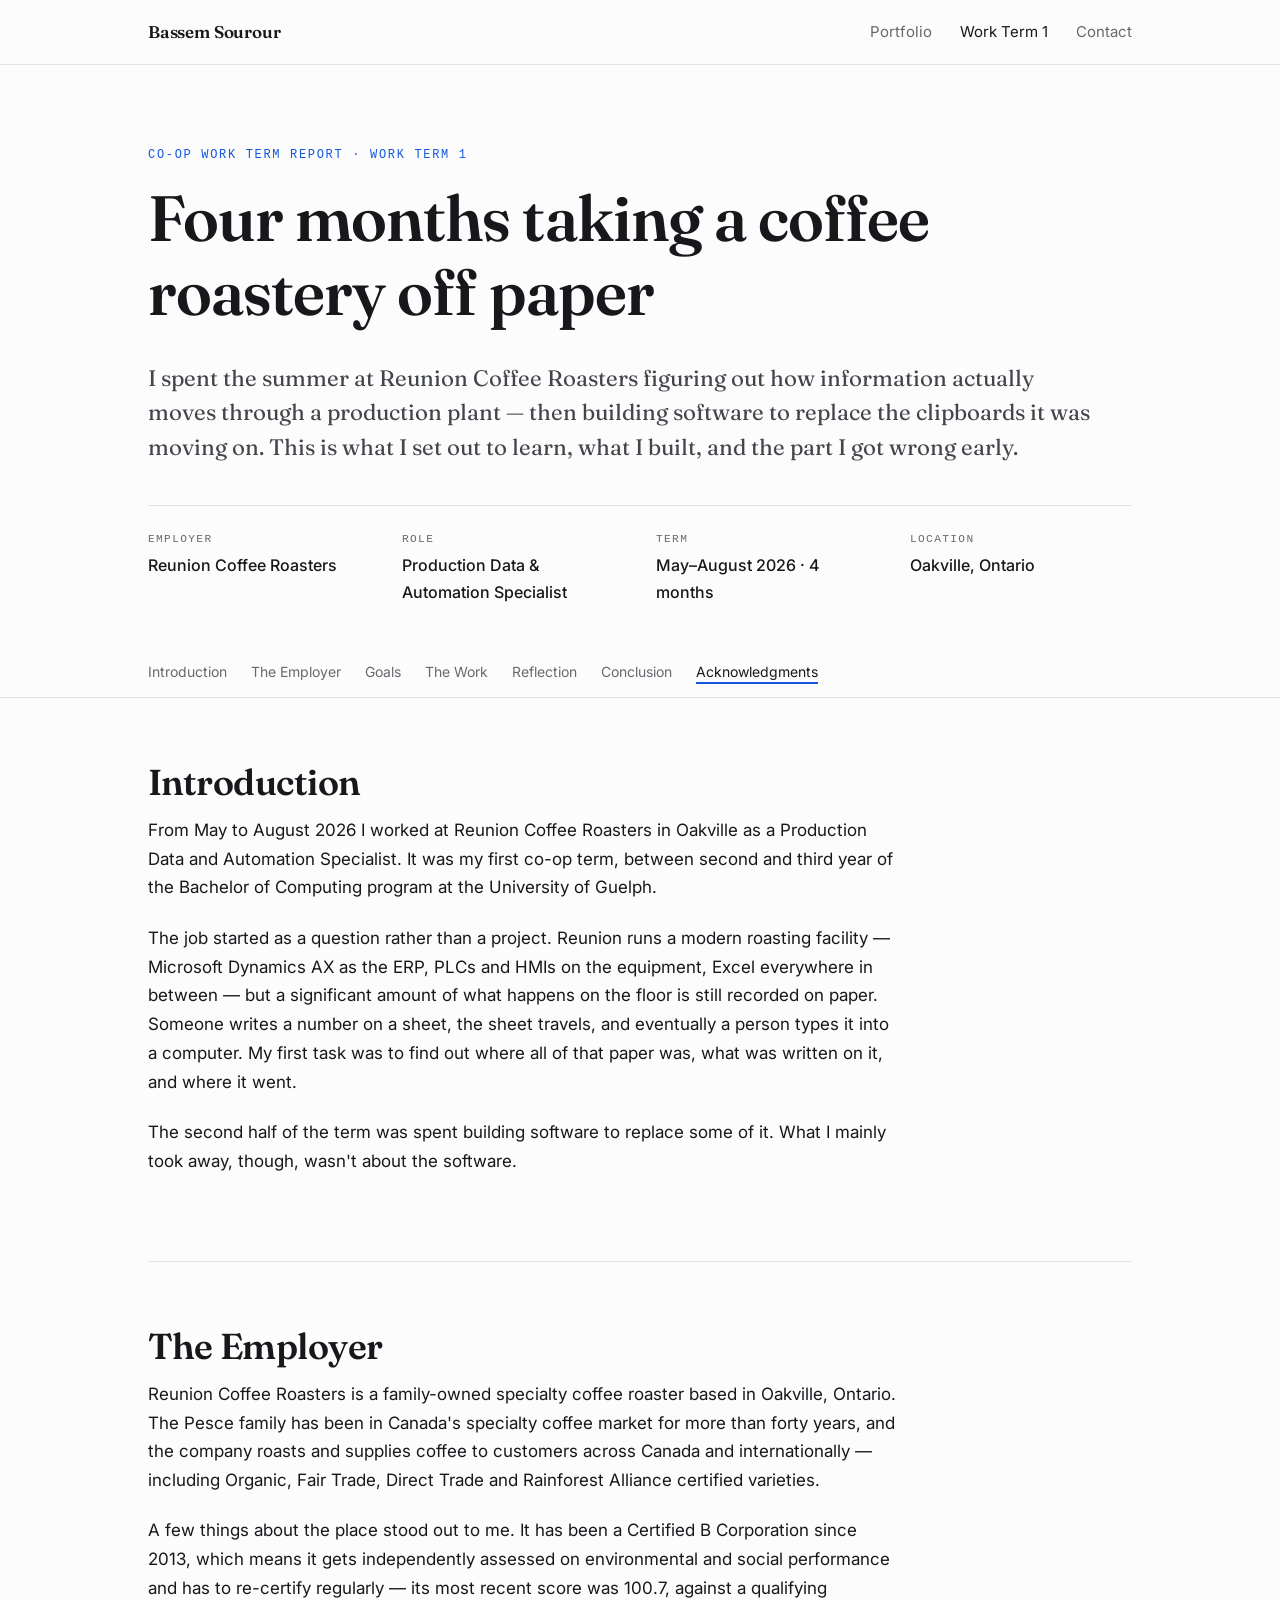
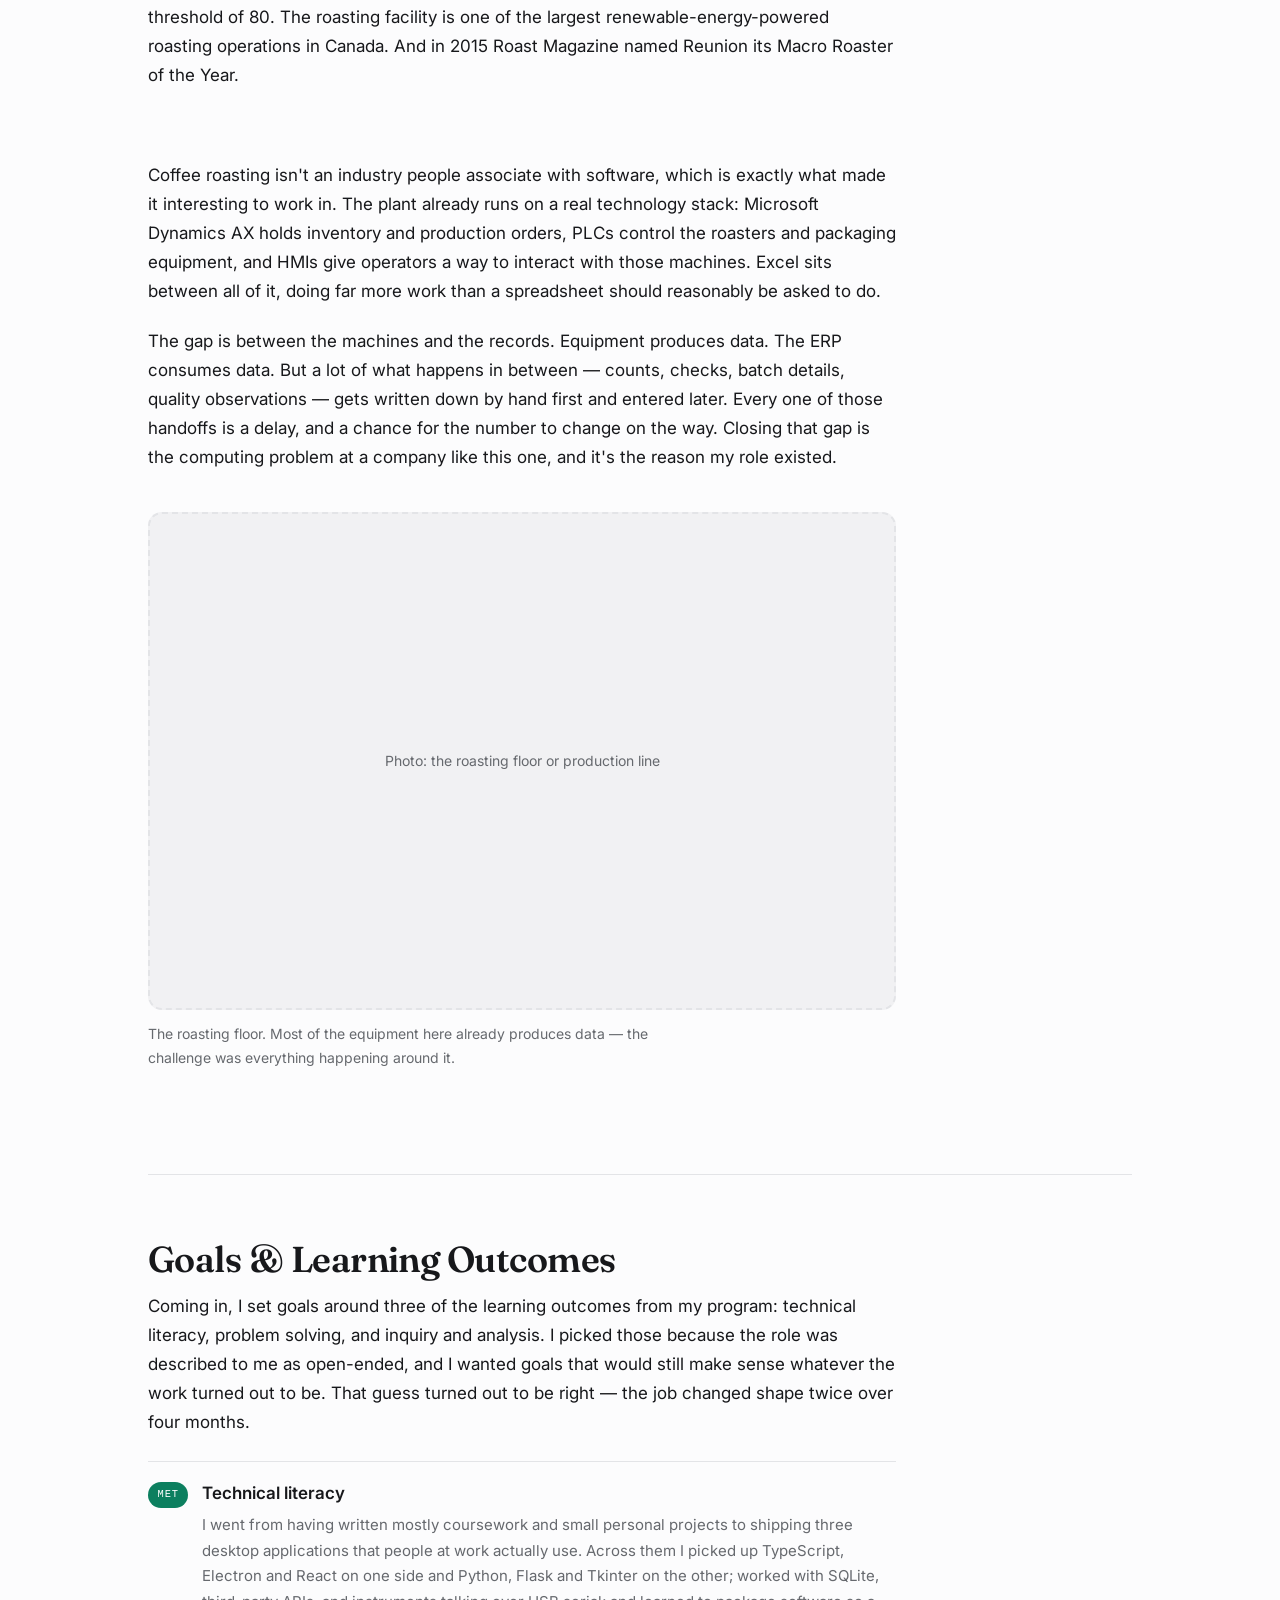
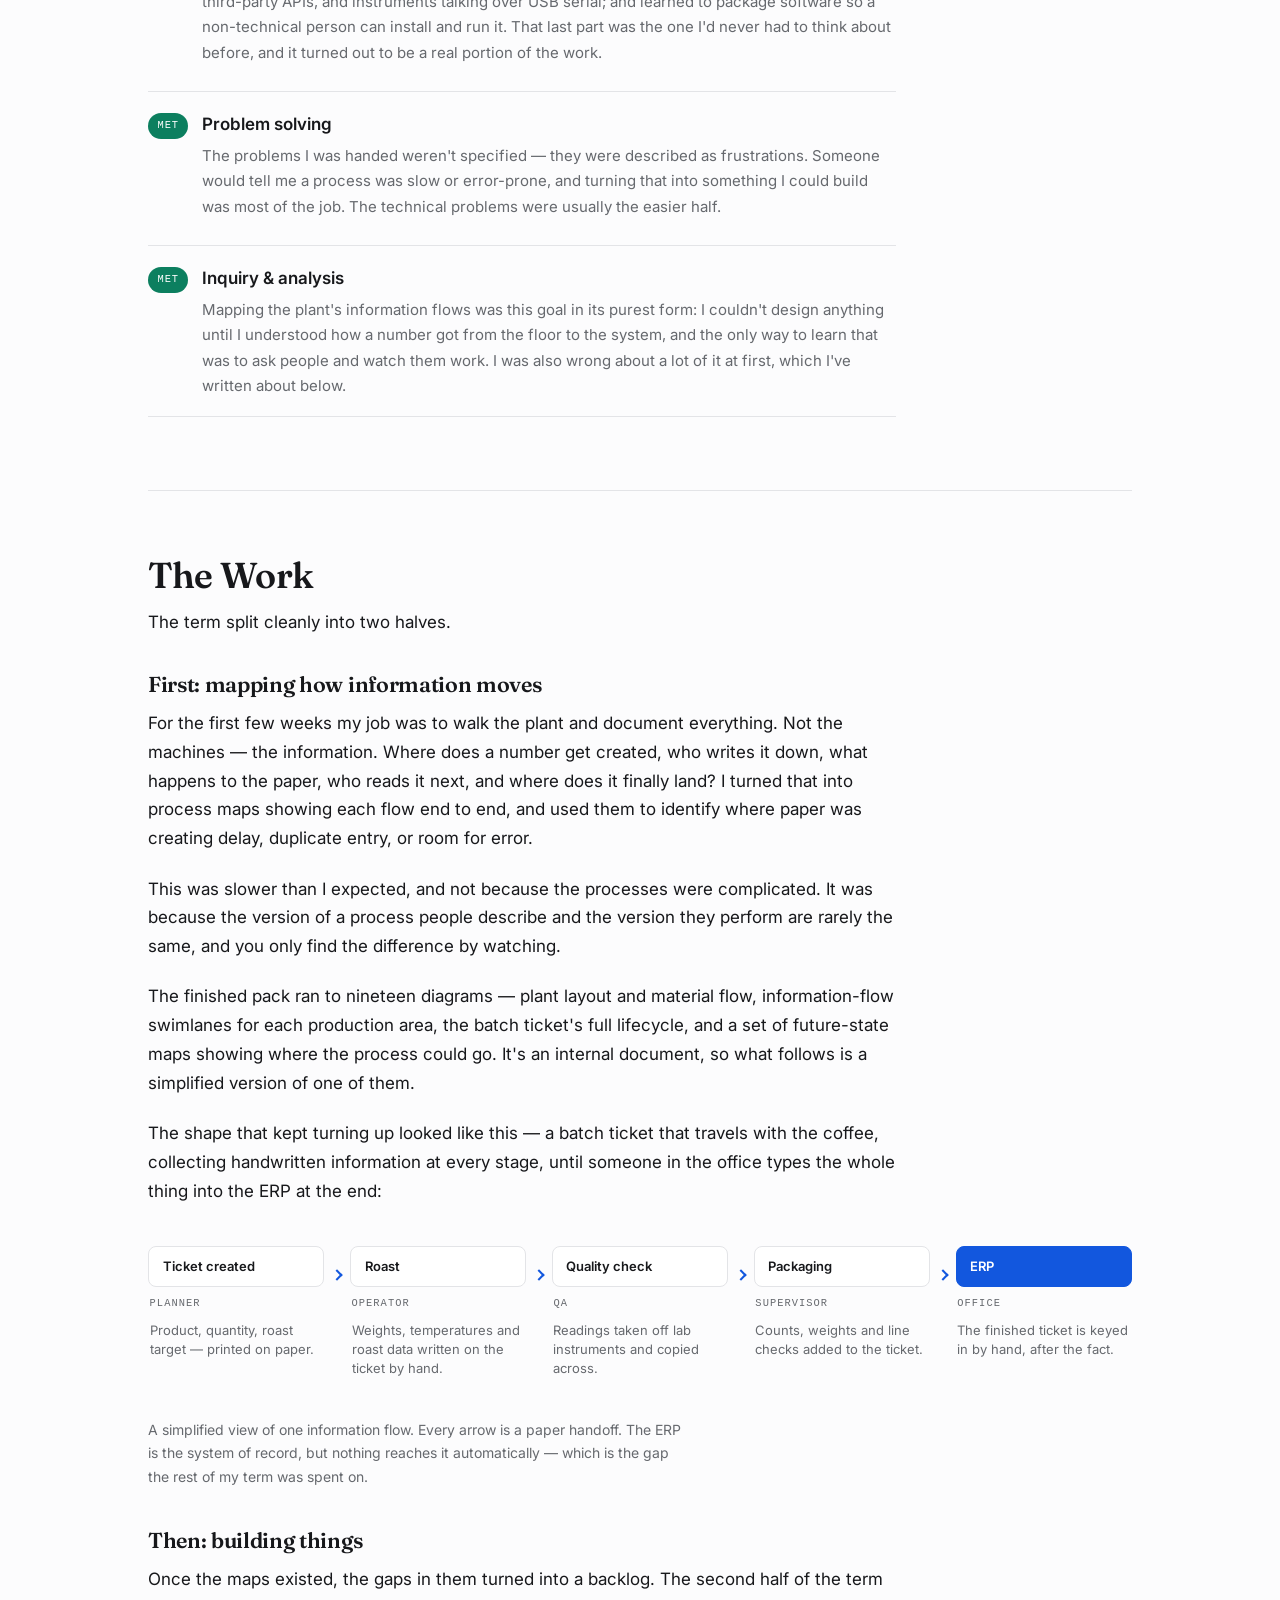
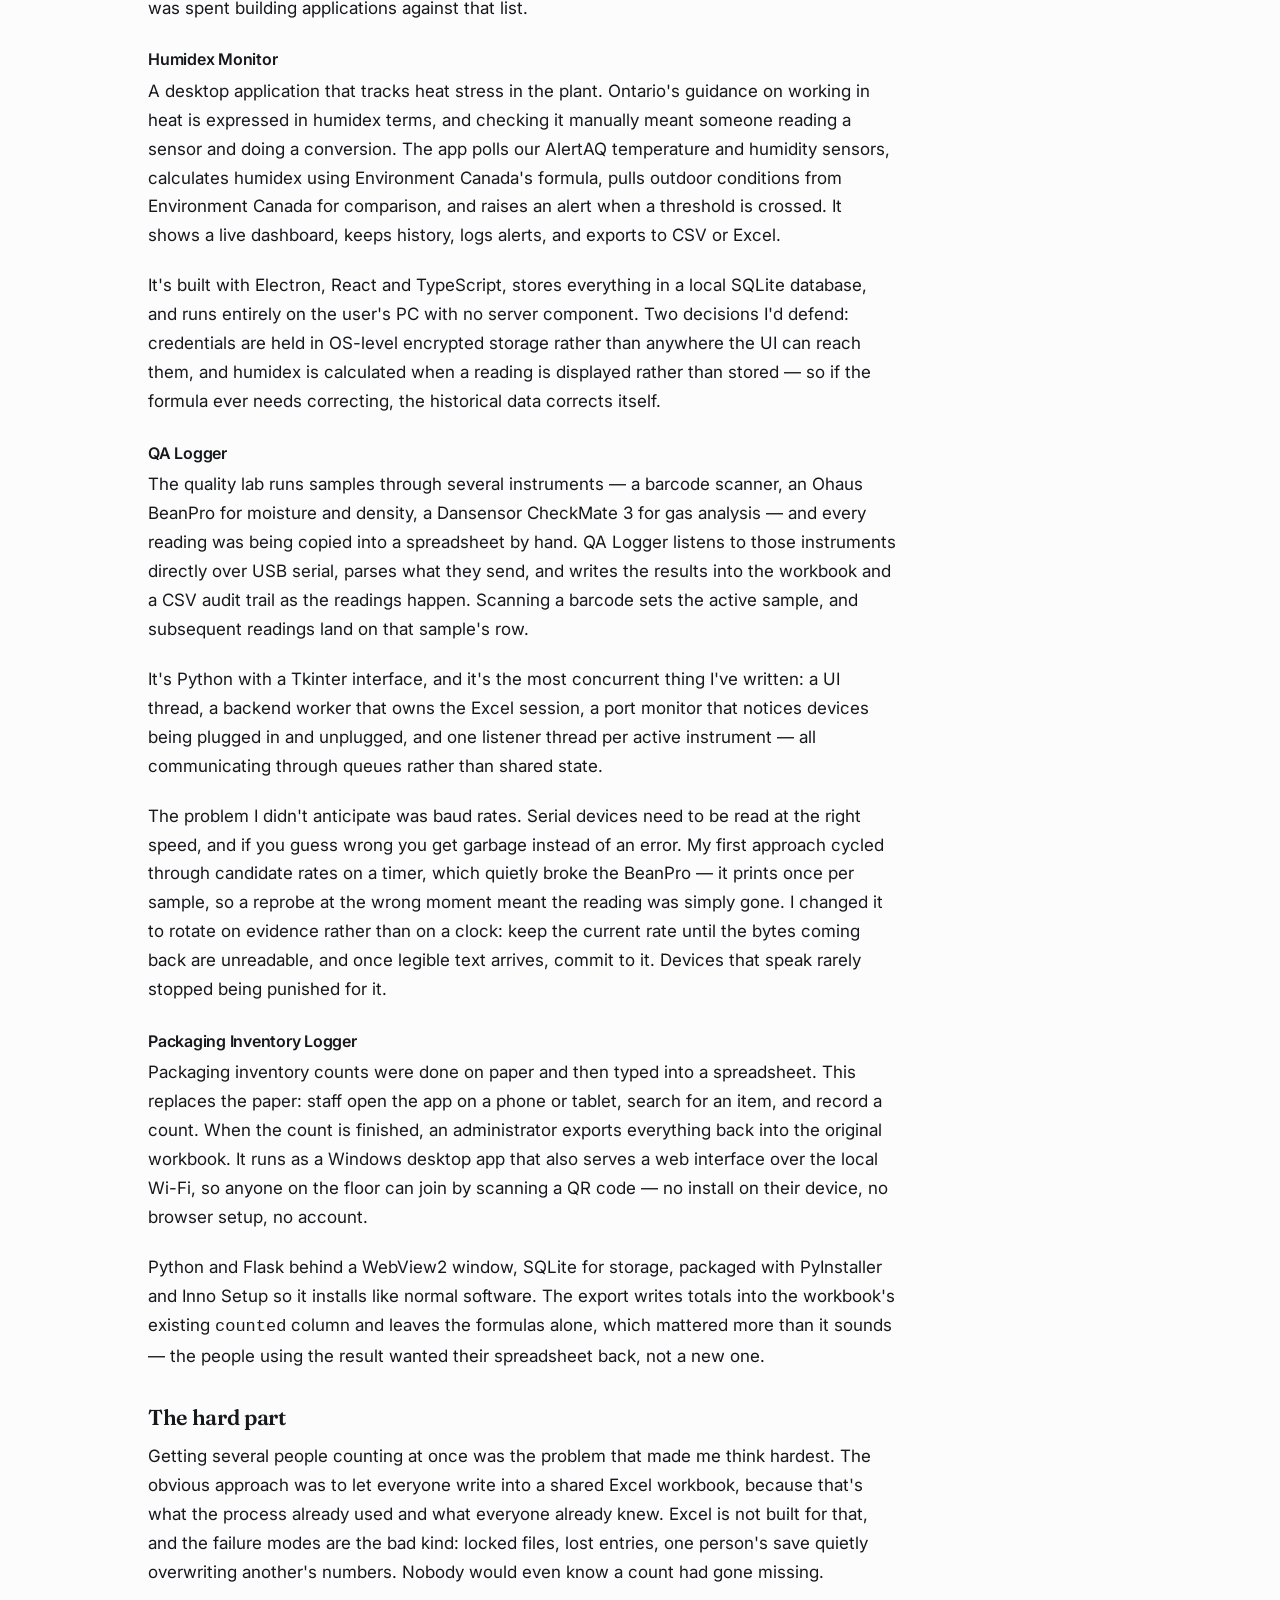
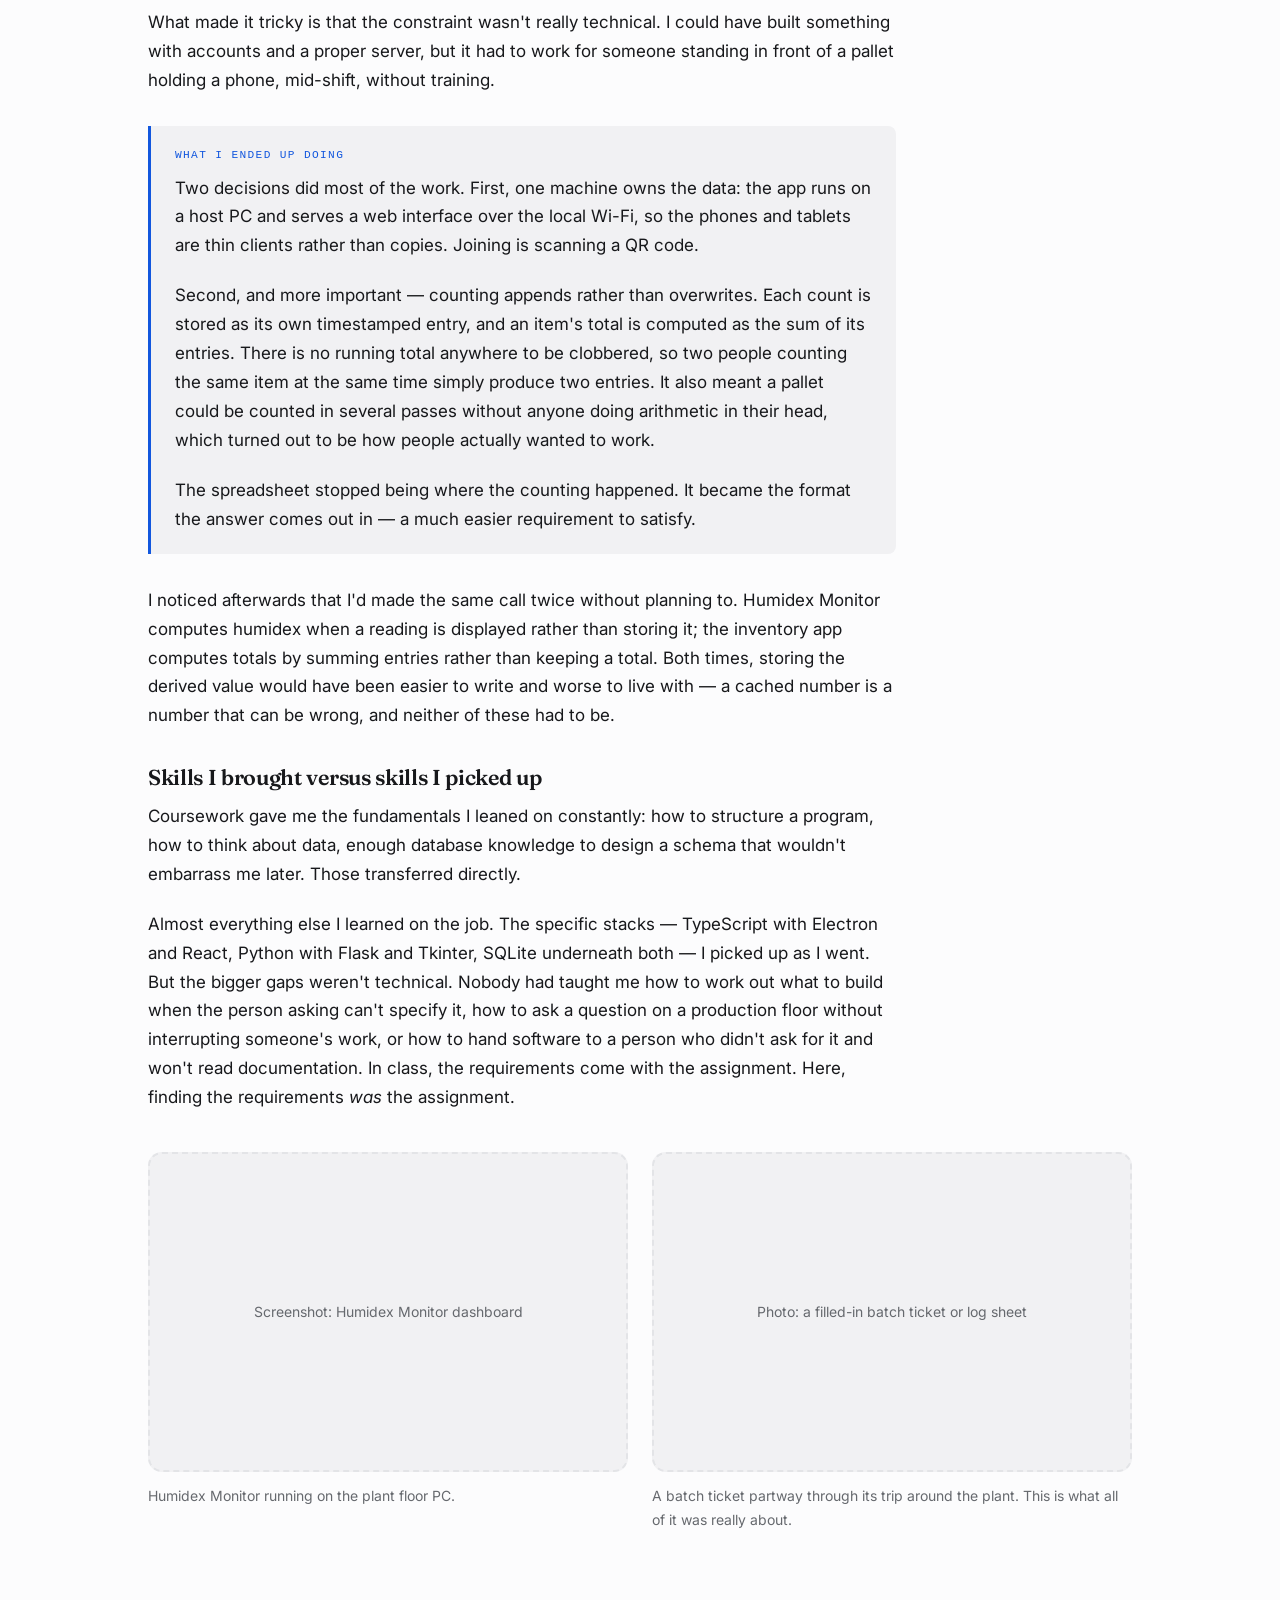
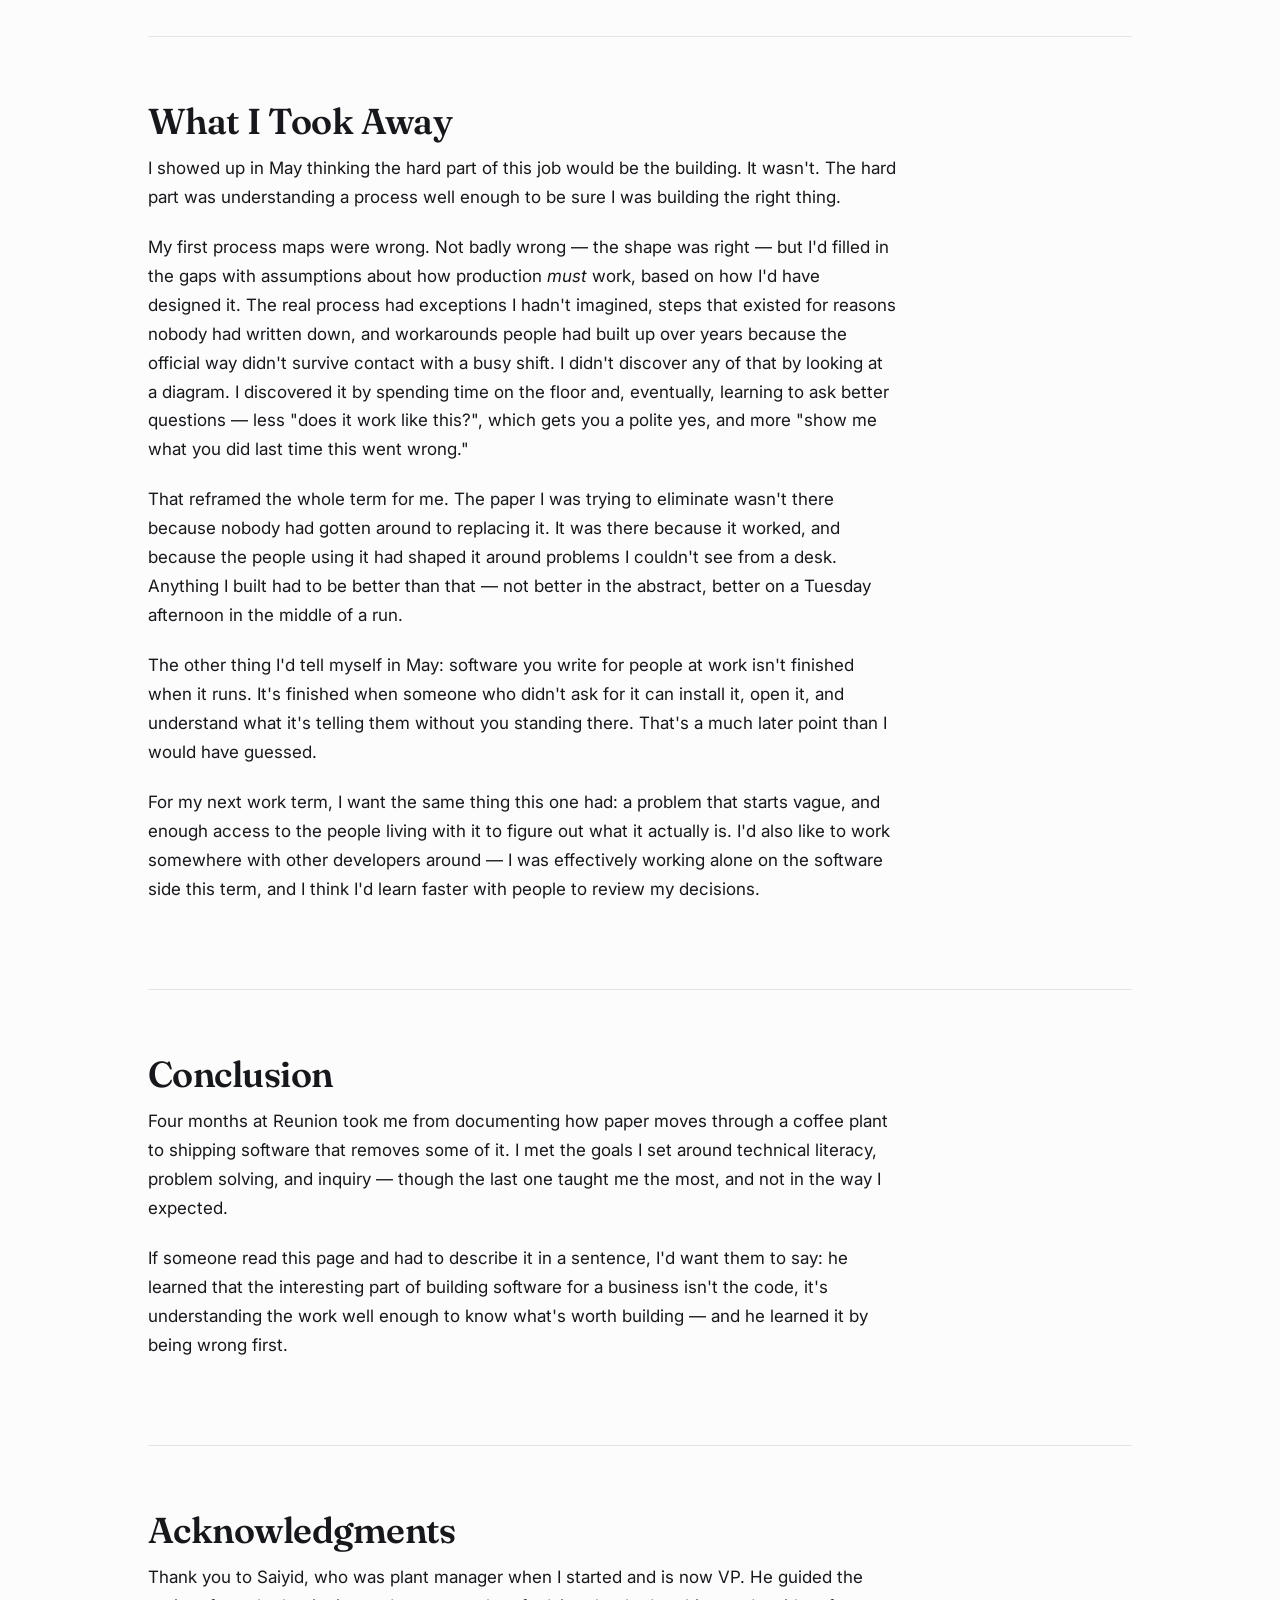
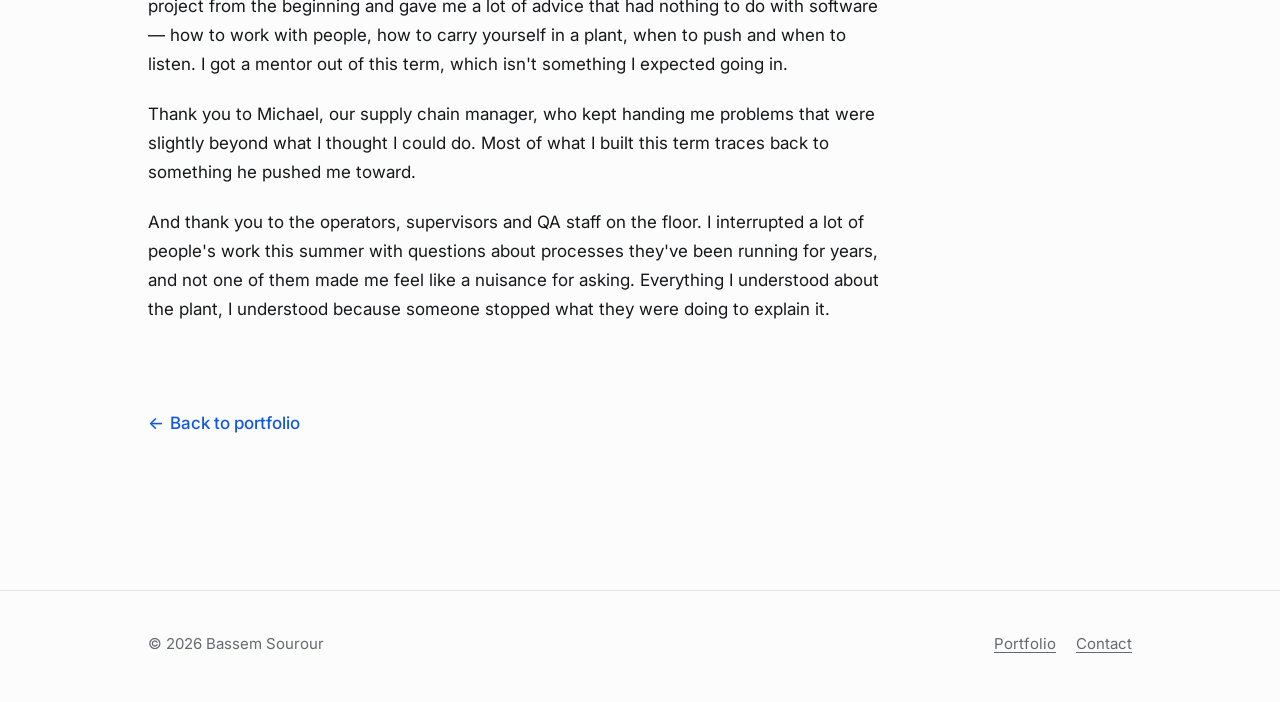
<file: work-term-1_1.html>
<!DOCTYPE html>
<html lang="en">
<head>
<meta charset="utf-8">
<meta name="viewport" content="width=device-width, initial-scale=1">

<title>Work Term 1 — Reunion Coffee Roasters · Bassem Sourour</title>
<meta name="description" content="Co-op work term report: Production Data and Automation Specialist at Reunion Coffee Roasters, Oakville, May–August 2026. Mapping how information moves through a roasting plant, and building software to replace the paper it moved on.">
<meta name="author" content="Bassem Sourour">
<meta property="og:title" content="Work Term 1 — Reunion Coffee Roasters">
<meta property="og:description" content="Four months mapping a coffee roastery's information flow and building software to replace its paper.">
<meta property="og:type" content="article">

<link rel="preconnect" href="https://fonts.googleapis.com">
<link rel="preconnect" href="https://fonts.gstatic.com" crossorigin>
<link href="https://fonts.googleapis.com/css2?family=Fraunces:opsz,wght@9..144,400;9..144,600&family=Inter:wght@400;500;600&display=swap" rel="stylesheet">
<link rel="stylesheet" href="styles.css">
</head>
<body>

<a class="skip-link" href="#main">Skip to content</a>
<div class="progress" id="progress" aria-hidden="true"></div>

<header class="site-header">
  <div class="wrap site-header__inner">
    <a class="wordmark" href="index.html">Bassem&nbsp;Sourour</a>
    <nav class="nav" aria-label="Main">
      <a href="index.html">Portfolio</a>
      <a href="work-term-1.html" aria-current="page">Work Term 1</a>
      <a href="index.html#contact">Contact</a>
    </nav>
  </div>
</header>

<main id="main">

  <section class="report-head">
    <div class="wrap">
      <span class="eyebrow reveal">Co-op Work Term Report · Work Term 1</span>
      <h1 class="reveal">Four months taking a coffee roastery off paper</h1>
      <p class="lede prose reveal">
        I spent the summer at Reunion Coffee Roasters figuring out how
        information actually moves through a production plant — then
        building software to replace the clipboards it was moving on.
        This is what I set out to learn, what I built, and the part I
        got wrong early.
      </p>

      <dl class="fact-list reveal">
        <div>
          <dt>Employer</dt>
          <dd>Reunion Coffee Roasters</dd>
        </div>
        <div>
          <dt>Role</dt>
          <dd>Production Data &amp; Automation Specialist</dd>
        </div>
        <div>
          <dt>Term</dt>
          <dd>May–August 2026 · 4 months</dd>
        </div>
        <div>
          <dt>Location</dt>
          <dd>Oakville, Ontario</dd>
        </div>
      </dl>
    </div>
  </section>

  <nav class="toc" aria-label="Sections of this report">
    <ol>
      <li><a href="#intro">Introduction</a></li>
      <li><a href="#employer">The Employer</a></li>
      <li><a href="#goals">Goals</a></li>
      <li><a href="#work">The Work</a></li>
      <li><a href="#reflection">Reflection</a></li>
      <li><a href="#conclusion">Conclusion</a></li>
      <li><a href="#thanks">Acknowledgments</a></li>
    </ol>
  </nav>

  <div class="wrap">

    <!-- ========================================================
         1. INTRODUCTION
         ======================================================== -->
    <section class="report-section" id="intro">
      <h2 class="reveal">Introduction</h2>
      <div class="prose">
        <p class="reveal">
          From May to August 2026 I worked at Reunion Coffee Roasters in
          Oakville as a Production Data and Automation Specialist. It was
          my first co-op term, between second and third year of the
          Bachelor of Computing program at the University of Guelph.
        </p>
        <p class="reveal">
          The job started as a question rather than a project. Reunion
          runs a modern roasting facility — Microsoft Dynamics AX as the
          ERP, PLCs and HMIs on the equipment, Excel everywhere in
          between — but a significant amount of what happens on the floor
          is still recorded on paper. Someone writes a number on a sheet,
          the sheet travels, and eventually a person types it into a
          computer. My first task was to find out where all of that paper
          was, what was written on it, and where it went.
        </p>
        <p class="reveal">
          The second half of the term was spent building software to
          replace some of it. What I mainly took away, though, wasn't
          about the software.
        </p>
      </div>
    </section>

    <!-- ========================================================
         2. THE EMPLOYER
         ======================================================== -->
    <section class="report-section" id="employer">
      <h2 class="reveal">The Employer</h2>
      <div class="prose">
        <p class="reveal">
          Reunion Coffee Roasters is a family-owned specialty coffee
          roaster based in Oakville, Ontario. The Pesce family has been
          in Canada's specialty coffee market for more than forty years,
          and the company roasts and supplies coffee to customers across
          Canada and internationally — including Organic, Fair Trade,
          Direct Trade and Rainforest Alliance certified varieties.
        </p>
        <p class="reveal">
          A few things about the place stood out to me. It has been a
          Certified B Corporation since 2013, which means it gets
          independently assessed on environmental and social performance
          and has to re-certify regularly — its most recent score was
          100.7, against a qualifying threshold of 80. The roasting
          facility is one of the largest renewable-energy-powered
          roasting operations in Canada. And in 2015 Roast Magazine named
          Reunion its Macro Roaster of the Year.
        </p>

        <h3 class="reveal">Where computing fits</h3>
        <p class="reveal">
          Coffee roasting isn't an industry people associate with
          software, which is exactly what made it interesting to work in.
          The plant already runs on a real technology stack: Microsoft
          Dynamics AX holds inventory and production orders, PLCs control
          the roasters and packaging equipment, and HMIs give operators a
          way to interact with those machines. Excel sits between all of
          it, doing far more work than a spreadsheet should reasonably be
          asked to do.
        </p>
        <p class="reveal">
          The gap is between the machines and the records. Equipment
          produces data. The ERP consumes data. But a lot of what happens
          in between — counts, checks, batch details, quality
          observations — gets written down by hand first and entered
          later. Every one of those handoffs is a delay, and a chance for
          the number to change on the way. Closing that gap is the
          computing problem at a company like this one, and it's the
          reason my role existed.
        </p>
      </div>

      <!-- PHOTO: see the list I sent you. Swap the placeholder for the img. -->
      <figure class="reveal">
        <div class="img-placeholder">
          Photo: the roasting floor or production line
        </div>
        <!-- <img src="images/plant-floor.jpg" alt="Coffee roasting equipment on the production floor at Reunion Coffee Roasters"> -->
        <figcaption>
          The roasting floor. Most of the equipment here already produces
          data — the challenge was everything happening around it.
        </figcaption>
      </figure>
    </section>

    <!-- ========================================================
         3. GOALS
         ======================================================== -->
    <section class="report-section" id="goals">
      <h2 class="reveal">Goals &amp; Learning Outcomes</h2>
      <div class="prose">
        <p class="reveal">
          Coming in, I set goals around three of the learning outcomes
          from my program: technical literacy, problem solving, and
          inquiry and analysis. I picked those because the role was
          described to me as open-ended, and I wanted goals that would
          still make sense whatever the work turned out to be. That
          guess turned out to be right — the job changed shape twice over
          four months.
        </p>
      </div>

      <ul class="goals">

        <li class="reveal">
          <span class="goals__status goals__status--met">Met</span>
          <span class="goals__title">Technical literacy</span>
          <p class="goals__note">
            I went from having written mostly coursework and small
            personal projects to shipping three desktop applications
            that people at work actually use. Across them I picked up
            TypeScript, Electron and React on one side and Python, Flask
            and Tkinter on the other; worked with SQLite, third-party
            APIs, and instruments talking over USB serial; and learned
            to package software so a non-technical person can install
            and run it. That last part was the one I'd never had to
            think about before, and it turned out to be a real portion
            of the work.
          </p>
        </li>

        <li class="reveal">
          <span class="goals__status goals__status--met">Met</span>
          <span class="goals__title">Problem solving</span>
          <p class="goals__note">
            The problems I was handed weren't specified — they were
            described as frustrations. Someone would tell me a process
            was slow or error-prone, and turning that into something I
            could build was most of the job. The technical problems were
            usually the easier half.
          </p>
        </li>

        <li class="reveal">
          <span class="goals__status goals__status--met">Met</span>
          <span class="goals__title">Inquiry &amp; analysis</span>
          <p class="goals__note">
            Mapping the plant's information flows was this goal in its
            purest form: I couldn't design anything until I understood
            how a number got from the floor to the system, and the only
            way to learn that was to ask people and watch them work. I
            was also wrong about a lot of it at first, which I've written
            about below.
          </p>
        </li>

      </ul>

      <!-- NOTE FROM ME: you said all three were met, so that's what I've
           written — I'm not inventing a failure. But if there's a goal
           you actually fell short on, the rubric rewards saying so.
           There's a "Partly" and a "Not met" style ready to use:
           <span class="goals__status">Partly</span>
           <span class="goals__status">Not met</span>            -->
    </section>

    <!-- ========================================================
         4. THE WORK
         ======================================================== -->
    <section class="report-section" id="work">
      <h2 class="reveal">The Work</h2>
      <div class="prose">
        <p class="reveal">
          The term split cleanly into two halves.
        </p>

        <h3 class="reveal">First: mapping how information moves</h3>
        <p class="reveal">
          For the first few weeks my job was to walk the plant and
          document everything. Not the machines — the information. Where
          does a number get created, who writes it down, what happens to
          the paper, who reads it next, and where does it finally land?
          I turned that into process maps showing each flow end to end,
          and used them to identify where paper was creating delay,
          duplicate entry, or room for error.
        </p>
        <p class="reveal">
          This was slower than I expected, and not because the processes
          were complicated. It was because the version of a process
          people describe and the version they perform are rarely the
          same, and you only find the difference by watching.
        </p>
        <p class="reveal">
          The finished pack ran to nineteen diagrams — plant layout and
          material flow, information-flow swimlanes for each production
          area, the batch ticket's full lifecycle, and a set of
          future-state maps showing where the process could go. It's an
          internal document, so what follows is a simplified version of
          one of them.
        </p>
        <p class="reveal">
          The shape that kept turning up looked like this — a batch
          ticket that travels with the coffee, collecting handwritten
          information at every stage, until someone in the office types
          the whole thing into the ERP at the end:
        </p>
      </div>

      <!-- Simplified for the public site. The real maps are internal. -->
      <figure class="reveal" style="max-width:100%">
        <div class="flow">
          <div class="flow__step">
            <div class="flow__box">Ticket created</div>
            <span class="flow__who">Planner</span>
            <p class="flow__note">Product, quantity, roast target — printed on paper.</p>
          </div>
          <div class="flow__step">
            <div class="flow__box">Roast</div>
            <span class="flow__who">Operator</span>
            <p class="flow__note">Weights, temperatures and roast data written on the ticket by hand.</p>
          </div>
          <div class="flow__step">
            <div class="flow__box">Quality check</div>
            <span class="flow__who">QA</span>
            <p class="flow__note">Readings taken off lab instruments and copied across.</p>
          </div>
          <div class="flow__step">
            <div class="flow__box">Packaging</div>
            <span class="flow__who">Supervisor</span>
            <p class="flow__note">Counts, weights and line checks added to the ticket.</p>
          </div>
          <div class="flow__step flow__step--system">
            <div class="flow__box">ERP</div>
            <span class="flow__who">Office</span>
            <p class="flow__note">The finished ticket is keyed in by hand, after the fact.</p>
          </div>
        </div>
        <figcaption>
          A simplified view of one information flow. Every arrow is a
          paper handoff. The ERP is the system of record, but nothing
          reaches it automatically — which is the gap the rest of my
          term was spent on.
        </figcaption>
      </figure>

      <div class="prose">

        <h3 class="reveal">Then: building things</h3>
        <p class="reveal">
          Once the maps existed, the gaps in them turned into a backlog.
          The second half of the term was spent building applications
          against that list.
        </p>

        <h4 class="reveal" style="font-family:var(--font-body);font-size:1rem;font-weight:600;margin-top:1.75rem">
          Humidex Monitor
        </h4>
        <p class="reveal">
          A desktop application that tracks heat stress in the plant.
          Ontario's guidance on working in heat is expressed in humidex
          terms, and checking it manually meant someone reading a sensor
          and doing a conversion. The app polls our AlertAQ temperature
          and humidity sensors, calculates humidex using Environment
          Canada's formula, pulls outdoor conditions from Environment
          Canada for comparison, and raises an alert when a threshold is
          crossed. It shows a live dashboard, keeps history, logs alerts,
          and exports to CSV or Excel.
        </p>
        <p class="reveal">
          It's built with Electron, React and TypeScript, stores
          everything in a local SQLite database, and runs entirely on the
          user's PC with no server component. Two decisions I'd defend:
          credentials are held in OS-level encrypted storage rather than
          anywhere the UI can reach them, and humidex is calculated when
          a reading is displayed rather than stored — so if the formula
          ever needs correcting, the historical data corrects itself.
        </p>

        <h4 class="reveal" style="font-family:var(--font-body);font-size:1rem;font-weight:600;margin-top:1.75rem">
          QA Logger
        </h4>
        <p class="reveal">
          The quality lab runs samples through several instruments — a
          barcode scanner, an Ohaus BeanPro for moisture and density, a
          Dansensor CheckMate 3 for gas analysis — and every reading was
          being copied into a spreadsheet by hand. QA Logger listens to
          those instruments directly over USB serial, parses what they
          send, and writes the results into the workbook and a CSV audit
          trail as the readings happen. Scanning a barcode sets the
          active sample, and subsequent readings land on that sample's
          row.
        </p>
        <p class="reveal">
          It's Python with a Tkinter interface, and it's the most
          concurrent thing I've written: a UI thread, a backend worker
          that owns the Excel session, a port monitor that notices
          devices being plugged in and unplugged, and one listener
          thread per active instrument — all communicating through
          queues rather than shared state.
        </p>
        <p class="reveal">
          The problem I didn't anticipate was baud rates. Serial devices
          need to be read at the right speed, and if you guess wrong you
          get garbage instead of an error. My first approach cycled
          through candidate rates on a timer, which quietly broke the
          BeanPro — it prints once per sample, so a reprobe at the wrong
          moment meant the reading was simply gone. I changed it to
          rotate on evidence rather than on a clock: keep the current
          rate until the bytes coming back are unreadable, and once
          legible text arrives, commit to it. Devices that speak rarely
          stopped being punished for it.
        </p>

        <h4 class="reveal" style="font-family:var(--font-body);font-size:1rem;font-weight:600;margin-top:1.75rem">
          Packaging Inventory Logger
        </h4>
        <p class="reveal">
          Packaging inventory counts were done on paper and then typed
          into a spreadsheet. This replaces the paper: staff open the
          app on a phone or tablet, search for an item, and record a
          count. When the count is finished, an administrator exports
          everything back into the original workbook. It runs as a
          Windows desktop app that also serves a web interface over the
          local Wi-Fi, so anyone on the floor can join by scanning a QR
          code — no install on their device, no browser setup, no
          account.
        </p>
        <p class="reveal">
          Python and Flask behind a WebView2 window, SQLite for storage,
          packaged with PyInstaller and Inno Setup so it installs like
          normal software. The export writes totals into the workbook's
          existing <code>counted</code> column and leaves the formulas
          alone, which mattered more than it sounds — the people using
          the result wanted their spreadsheet back, not a new one.
        </p>

        <h3 class="reveal">The hard part</h3>
        <p class="reveal">
          Getting several people counting at once was the problem that
          made me think hardest. The obvious approach was to let everyone
          write into a shared Excel workbook, because that's what the
          process already used and what everyone already knew. Excel is
          not built for that, and the failure modes are the bad kind:
          locked files, lost entries, one person's save quietly
          overwriting another's numbers. Nobody would even know a count
          had gone missing.
        </p>
        <p class="reveal">
          What made it tricky is that the constraint wasn't really
          technical. I could have built something with accounts and a
          proper server, but it had to work for someone standing in front
          of a pallet holding a phone, mid-shift, without training.
        </p>
        <div class="callout reveal">
          <span class="callout__label">What I ended up doing</span>
          <p>
            Two decisions did most of the work. First, one machine owns
            the data: the app runs on a host PC and serves a web
            interface over the local Wi-Fi, so the phones and tablets are
            thin clients rather than copies. Joining is scanning a QR
            code.
          </p>
          <p>
            Second, and more important — counting appends rather than
            overwrites. Each count is stored as its own timestamped
            entry, and an item's total is computed as the sum of its
            entries. There is no running total anywhere to be clobbered,
            so two people counting the same item at the same time simply
            produce two entries. It also meant a pallet could be counted
            in several passes without anyone doing arithmetic in their
            head, which turned out to be how people actually wanted to
            work.
          </p>
          <p>
            The spreadsheet stopped being where the counting happened. It
            became the format the answer comes out in — a much easier
            requirement to satisfy.
          </p>
        </div>
        <p class="reveal">
          I noticed afterwards that I'd made the same call twice without
          planning to. Humidex Monitor computes humidex when a reading is
          displayed rather than storing it; the inventory app computes
          totals by summing entries rather than keeping a total. Both
          times, storing the derived value would have been easier to
          write and worse to live with — a cached number is a number
          that can be wrong, and neither of these had to be.
        </p>

        <h3 class="reveal">Skills I brought versus skills I picked up</h3>
        <p class="reveal">
          Coursework gave me the fundamentals I leaned on constantly:
          how to structure a program, how to think about data, enough
          database knowledge to design a schema that wouldn't embarrass
          me later. Those transferred directly.
        </p>
        <p class="reveal">
          Almost everything else I learned on the job. The specific
          stacks — TypeScript with Electron and React, Python with Flask
          and Tkinter, SQLite underneath both — I picked up as I went.
          But the bigger gaps weren't technical. Nobody had taught
          me how to work out what to build when the person asking can't
          specify it, how to ask a question on a production floor without
          interrupting someone's work, or how to hand software to a
          person who didn't ask for it and won't read documentation. In
          class, the requirements come with the assignment. Here, finding
          the requirements <em>was</em> the assignment.
        </p>
      </div>

      <div class="figure-pair">
        <figure class="reveal">
          <div class="img-placeholder">Screenshot: Humidex Monitor dashboard</div>
          <!-- <img src="images/humidex-dashboard.png" alt="The Humidex Monitor dashboard showing current readings and history"> -->
          <figcaption>
            Humidex Monitor running on the plant floor PC.
          </figcaption>
        </figure>
        <figure class="reveal">
          <div class="img-placeholder">Photo: a filled-in batch ticket or log sheet</div>
          <!-- <img src="images/batch-ticket.jpg" alt="A filled-in paper batch ticket with handwritten production readings"> -->
          <figcaption>
            A batch ticket partway through its trip around the plant.
            This is what all of it was really about.
          </figcaption>
        </figure>
      </div>
    </section>

    <!-- ========================================================
         5. REFLECTION
         ======================================================== -->
    <section class="report-section" id="reflection">
      <h2 class="reveal">What I Took Away</h2>
      <div class="prose">
        <p class="reveal">
          I showed up in May thinking the hard part of this job would be
          the building. It wasn't. The hard part was understanding a
          process well enough to be sure I was building the right thing.
        </p>
        <p class="reveal">
          My first process maps were wrong. Not badly wrong — the shape
          was right — but I'd filled in the gaps with assumptions about
          how production <em>must</em> work, based on how I'd have
          designed it. The real process had exceptions I hadn't imagined,
          steps that existed for reasons nobody had written down, and
          workarounds people had built up over years because the official
          way didn't survive contact with a busy shift. I didn't discover
          any of that by looking at a diagram. I discovered it by
          spending time on the floor and, eventually, learning to ask
          better questions — less "does it work like this?", which gets
          you a polite yes, and more "show me what you did last time this
          went wrong."
        </p>
        <p class="reveal">
          That reframed the whole term for me. The paper I was trying to
          eliminate wasn't there because nobody had gotten around to
          replacing it. It was there because it worked, and because the
          people using it had shaped it around problems I couldn't see
          from a desk. Anything I built had to be better than that — not
          better in the abstract, better on a Tuesday afternoon in the
          middle of a run.
        </p>
        <p class="reveal">
          The other thing I'd tell myself in May: software you write for
          people at work isn't finished when it runs. It's finished when
          someone who didn't ask for it can install it, open it, and
          understand what it's telling them without you standing there.
          That's a much later point than I would have guessed.
        </p>
        <p class="reveal">
          For my next work term, I want the same thing this one had: a
          problem that starts vague, and enough access to the people
          living with it to figure out what it actually is. I'd also like
          to work somewhere with other developers around — I was
          effectively working alone on the software side this term, and I
          think I'd learn faster with people to review my decisions.
        </p>
      </div>
    </section>

    <!-- ========================================================
         6. CONCLUSION
         ======================================================== -->
    <section class="report-section" id="conclusion">
      <h2 class="reveal">Conclusion</h2>
      <div class="prose">
        <p class="reveal">
          Four months at Reunion took me from documenting how paper moves
          through a coffee plant to shipping software that removes some
          of it. I met the goals I set around technical literacy, problem
          solving, and inquiry — though the last one taught me the most,
          and not in the way I expected.
        </p>
        <p class="reveal">
          If someone read this page and had to describe it in a sentence,
          I'd want them to say: he learned that the interesting part of
          building software for a business isn't the code, it's
          understanding the work well enough to know what's worth
          building — and he learned it by being wrong first.
        </p>
      </div>
    </section>

    <!-- ========================================================
         7. ACKNOWLEDGMENTS
         ======================================================== -->
    <section class="report-section" id="thanks">
      <h2 class="reveal">Acknowledgments</h2>
      <div class="prose">
        <p class="reveal">
          Thank you to Saiyid, who was plant manager when I started and
          is now VP. He guided the project from the beginning and gave me
          a lot of advice that had nothing to do with software — how to
          work with people, how to carry yourself in a plant, when to
          push and when to listen. I got a mentor out of this term, which
          isn't something I expected going in.
        </p>
        <p class="reveal">
          Thank you to Michael, our supply chain manager, who kept
          handing me problems that were slightly beyond what I thought I
          could do. Most of what I built this term traces back to
          something he pushed me toward.
        </p>
        <p class="reveal">
          And thank you to the operators, supervisors and QA staff on the
          floor. I interrupted a lot of people's work this summer with
          questions about processes they've been running for years, and
          not one of them made me feel like a nuisance for asking.
          Everything I understood about the plant, I understood because
          someone stopped what they were doing to explain it.
        </p>
      </div>
    </section>

  </div>

  <section style="padding-top:0">
    <div class="wrap">
      <a class="arrow-link reveal" href="index.html">
        <span aria-hidden="true">←</span> Back to portfolio
      </a>
    </div>
  </section>

</main>

<footer class="site-footer">
  <div class="wrap site-footer__inner">
    <span>© <span id="year">2026</span> Bassem Sourour</span>
    <nav class="footer-links" aria-label="Footer">
      <a href="index.html">Portfolio</a>
      <a href="index.html#contact">Contact</a>
    </nav>
  </div>
</footer>

<script>
  document.getElementById('year').textContent = new Date().getFullYear();

  const bar = document.getElementById('progress');
  const onScroll = () => {
    const h = document.documentElement;
    const max = h.scrollHeight - h.clientHeight;
    bar.style.transform = 'scaleX(' + (max > 0 ? h.scrollTop / max : 0) + ')';
  };
  document.addEventListener('scroll', onScroll, { passive: true });
  onScroll();

  const links = [...document.querySelectorAll('.toc a')];
  const sections = links.map(a => document.querySelector(a.getAttribute('href'))).filter(Boolean);
  if ('IntersectionObserver' in window && sections.length) {
    const spy = new IntersectionObserver((entries) => {
      entries.forEach(entry => {
        if (entry.isIntersecting) {
          links.forEach(a => a.classList.remove('is-active'));
          const active = links.find(a => a.getAttribute('href') === '#' + entry.target.id);
          if (active) active.classList.add('is-active');
        }
      });
    }, { rootMargin: '-25% 0px -65% 0px' });
    sections.forEach(s => spy.observe(s));
  }

  const reveals = document.querySelectorAll('.reveal');
  if ('IntersectionObserver' in window && !window.matchMedia('(prefers-reduced-motion: reduce)').matches) {
    const io = new IntersectionObserver((entries) => {
      entries.forEach((entry, i) => {
        if (entry.isIntersecting) {
          entry.target.style.transitionDelay = Math.min(i * 55, 220) + 'ms';
          entry.target.classList.add('is-visible');
          io.unobserve(entry.target);
        }
      });
    }, { rootMargin: '0px 0px -8% 0px', threshold: 0.05 });
    reveals.forEach(el => io.observe(el));
  } else {
    reveals.forEach(el => el.classList.add('is-visible'));
  }
</script>

</body>
</html>
</file>
<file: styles.css>
/* ============================================================
   Bassem Sourour — Portfolio
   Shared stylesheet for index.html and work-term-1.html
   ============================================================ */

/* ---- 1. Design tokens -------------------------------------- */

:root {
  /* Light theme (default) */
  --bg:           #FCFCFD;
  --bg-alt:       #F1F1F3;
  --surface:      #FFFFFF;
  --ink:          #17181B;
  --ink-soft:     #42454A;
  --muted:        #66696E;
  --accent:       #1257DE;
  --accent-ink:   #FFFFFF;
  --accent-soft:  #E2EAFE;
  --accent2:      #0C7F5F;
  --accent2-ink:  #FFFFFF;
  --accent2-soft: #D9F0E8;
  --border:       #E3E4E7;
  --shadow:       0 1px 2px rgba(20, 22, 28, .05), 0 8px 24px rgba(20, 22, 28, .07);
  --shadow-lift:  0 2px 4px rgba(20, 22, 28, .06), 0 18px 44px rgba(20, 22, 28, .13);

  /* Type */
  --font-display: "Fraunces", Georgia, "Times New Roman", serif;
  --font-body:    "Inter", -apple-system, BlinkMacSystemFont, "Segoe UI", Roboto, sans-serif;
  --font-mono:    ui-monospace, SFMono-Regular, "SF Mono", Menlo, Consolas, monospace;

  /* Layout */
  --measure:  68ch;
  --gutter:   clamp(1.25rem, 5vw, 3rem);
  --radius:   14px;
  --radius-sm: 8px;
}

@media (prefers-color-scheme: dark) {
  :root {
    --bg:           #121316;
    --bg-alt:       #191A1E;
    --surface:      #1A1C20;
    --ink:          #F2F3F5;
    --ink-soft:     #D3D5D9;
    --muted:        #95989E;
    --accent:       #6C9CFF;
    --accent-ink:   #121316;
    --accent-soft:  #161F33;
    --accent2:      #3FC79B;
    --accent2-ink:  #10241D;
    --accent2-soft: #10241D;
    --border:       #2A2C31;
    --shadow:       0 1px 2px rgba(0, 0, 0, .35), 0 8px 24px rgba(0, 0, 0, .4);
    --shadow-lift:  0 2px 4px rgba(0, 0, 0, .4), 0 18px 44px rgba(0, 0, 0, .5);
  }
}

/* ---- 2. Reset & base --------------------------------------- */

*, *::before, *::after { box-sizing: border-box; }

html {
  scroll-behavior: smooth;
  scroll-padding-top: 5rem;
  -webkit-text-size-adjust: 100%;
}

@media (prefers-reduced-motion: reduce) {
  html { scroll-behavior: auto; }
  *, *::before, *::after {
    animation-duration: .01ms !important;
    animation-iteration-count: 1 !important;
    transition-duration: .01ms !important;
  }
}

body {
  margin: 0;
  background: var(--bg);
  color: var(--ink);
  font-family: var(--font-body);
  font-size: 1.0625rem;
  line-height: 1.7;
  -webkit-font-smoothing: antialiased;
  text-rendering: optimizeLegibility;
}

img { max-width: 100%; height: auto; display: block; }

a {
  color: var(--accent);
  text-decoration-thickness: 1px;
  text-underline-offset: 3px;
  transition: color .15s ease;
}

a:hover { color: var(--ink); }

:focus-visible {
  outline: 2.5px solid var(--accent);
  outline-offset: 3px;
  border-radius: 3px;
}

.skip-link {
  position: absolute;
  left: -9999px;
  top: 0;
  background: var(--accent);
  color: var(--accent-ink);
  padding: .75rem 1.25rem;
  z-index: 100;
  border-radius: 0 0 var(--radius-sm) 0;
}
.skip-link:focus { left: 0; }

/* ---- 3. Typography ----------------------------------------- */

h1, h2, h3, h4 {
  font-family: var(--font-display);
  font-weight: 600;
  line-height: 1.15;
  letter-spacing: -0.015em;
  color: var(--ink);
  margin: 0 0 .5em;
  font-variation-settings: "SOFT" 0, "WONK" 1;
}

h1 { font-size: clamp(2.4rem, 6vw, 4rem); }
h2 { font-size: clamp(1.6rem, 3.4vw, 2.25rem); margin-top: 0; }
h3 { font-size: clamp(1.15rem, 2vw, 1.35rem); font-weight: 600; }

p { margin: 0 0 1.25em; }

.lede {
  font-size: clamp(1.15rem, 2.2vw, 1.4rem);
  line-height: 1.55;
  color: var(--ink-soft);
  font-family: var(--font-display);
  font-weight: 400;
  font-variation-settings: "SOFT" 0, "WONK" 0;
}

.eyebrow {
  font-family: var(--font-mono);
  font-size: .75rem;
  letter-spacing: .14em;
  text-transform: uppercase;
  color: var(--accent);
  margin: 0 0 1rem;
  display: block;
  font-weight: 500;
}

.muted { color: var(--muted); }

/* ---- 4. Layout --------------------------------------------- */

.wrap {
  width: 100%;
  max-width: 1080px;
  margin-inline: auto;
  padding-inline: var(--gutter);
}

.prose { max-width: var(--measure); }

section { padding-block: clamp(3rem, 8vw, 5.5rem); }

.rule {
  border: 0;
  border-top: 1px solid var(--border);
  margin: 0;
}

/* ---- 5. Site header ---------------------------------------- */

.site-header {
  position: sticky;
  top: 0;
  z-index: 50;
  background: color-mix(in srgb, var(--bg) 88%, transparent);
  backdrop-filter: blur(12px);
  -webkit-backdrop-filter: blur(12px);
  border-bottom: 1px solid var(--border);
}

.site-header__inner {
  display: flex;
  align-items: center;
  justify-content: space-between;
  gap: 1.5rem;
  min-height: 4rem;
  flex-wrap: wrap;
}

.wordmark {
  font-family: var(--font-display);
  font-weight: 600;
  font-size: 1.0625rem;
  letter-spacing: -0.01em;
  color: var(--ink);
  text-decoration: none;
  white-space: nowrap;
}

.wordmark:hover { color: var(--accent); }

.nav {
  display: flex;
  gap: clamp(.9rem, 2.5vw, 1.75rem);
  font-size: .9375rem;
}

.nav a {
  color: var(--muted);
  text-decoration: none;
  white-space: nowrap;
}

.nav a:hover, .nav a[aria-current="page"] { color: var(--ink); }

/* ---- 6. Hero ----------------------------------------------- */

.hero {
  padding-block: clamp(3.5rem, 11vw, 7rem) clamp(2.5rem, 7vw, 4.5rem);
  position: relative;
  overflow: hidden;
}

.hero::before {
  content: "";
  position: absolute;
  top: -34%;
  right: -14%;
  width: min(48rem, 74vw);
  aspect-ratio: 1;
  background: radial-gradient(circle, var(--accent-soft) 0%, transparent 66%);
  opacity: .95;
  pointer-events: none;
  z-index: 0;
}

.hero::after {
  content: "";
  position: absolute;
  bottom: -46%;
  left: -18%;
  width: min(34rem, 58vw);
  aspect-ratio: 1;
  background: radial-gradient(circle, var(--accent2-soft) 0%, transparent 68%);
  opacity: .7;
  pointer-events: none;
  z-index: 0;
}

.hero > * { position: relative; z-index: 1; }

.hero h1 { margin-bottom: .25em; }

.hero__role {
  font-family: var(--font-mono);
  font-size: clamp(.85rem, 1.6vw, .95rem);
  letter-spacing: .06em;
  color: var(--muted);
  margin-bottom: 1.75rem;
}

.hero__lede { max-width: 54ch; }

/* ---- 7. Buttons & links ------------------------------------ */

.btn-row {
  display: flex;
  flex-wrap: wrap;
  gap: .75rem;
  margin-top: 2rem;
}

.btn {
  display: inline-flex;
  align-items: center;
  gap: .5rem;
  padding: .7rem 1.25rem;
  border-radius: 999px;
  font-size: .9375rem;
  font-weight: 500;
  text-decoration: none;
  border: 1px solid var(--border);
  color: var(--ink);
  background: var(--surface);
  transition: transform .15s ease, box-shadow .15s ease, border-color .15s ease;
}

.btn:hover {
  transform: translateY(-1px);
  box-shadow: var(--shadow);
  border-color: var(--accent);
  color: var(--ink);
}

.btn--primary {
  background: var(--accent);
  border-color: var(--accent);
  color: var(--accent-ink);
}

.btn--primary:hover { color: var(--accent-ink); }

.arrow-link {
  display: inline-flex;
  align-items: center;
  gap: .4rem;
  font-weight: 500;
  text-decoration: none;
}

.arrow-link span { transition: transform .18s ease; }
.arrow-link:hover span { transform: translateX(3px); }

/* ---- 8. Work term cards ------------------------------------ */

.card-grid {
  display: grid;
  grid-template-columns: repeat(auto-fit, minmax(min(100%, 22rem), 1fr));
  gap: 1.5rem;
  margin-top: 2.5rem;
}

.card {
  background: var(--surface);
  border: 1px solid var(--border);
  border-radius: var(--radius);
  padding: 1.75rem;
  display: flex;
  flex-direction: column;
  gap: .5rem;
  text-decoration: none;
  color: inherit;
  transition: transform .2s ease, box-shadow .2s ease, border-color .2s ease;
}

a.card:hover {
  transform: translateY(-3px);
  box-shadow: var(--shadow-lift);
  border-color: var(--accent);
}

.card__meta {
  font-family: var(--font-mono);
  font-size: .75rem;
  letter-spacing: .1em;
  text-transform: uppercase;
  color: var(--accent);
}

.card h3 { margin: .25rem 0 .35rem; }

.card p { color: var(--muted); font-size: .9375rem; margin-bottom: .5rem; }

.card__cta {
  margin-top: auto;
  padding-top: .75rem;
  font-size: .9375rem;
  font-weight: 500;
  color: var(--accent);
  display: inline-flex;
  align-items: center;
  gap: .4rem;
}

.card--placeholder {
  border-style: dashed;
  background: transparent;
  justify-content: flex-start;
  align-items: flex-start;
  color: var(--muted);
}

.card--placeholder h3 { color: var(--muted); }

/* ---- 9. Skills / tag pills --------------------------------- */

.pills {
  display: flex;
  flex-wrap: wrap;
  gap: .5rem;
  padding: 0;
  margin: 1.5rem 0 0;
  list-style: none;
}

.pills li {
  font-size: .875rem;
  padding: .35rem .85rem;
  border-radius: 999px;
  background: var(--accent2-soft);
  color: var(--ink-soft);
  border: 1px solid transparent;
  transition: transform .15s ease;
}

.pills li:hover { transform: translateY(-1px); }

/* Second pill row — outlined rather than filled, so two lists sitting
   near each other read as different kinds of thing. */
.pills--alt li {
  background: transparent;
  border-color: var(--border);
  color: var(--muted);
}

.pills--alt li:hover { border-color: var(--accent2); color: var(--ink-soft); }

/* ---- 10. Report page --------------------------------------- */

.report-head {
  padding-block: clamp(3rem, 8vw, 5rem) clamp(1.5rem, 4vw, 2.5rem);
}

.report-head h1 { max-width: 20ch; }

.fact-list {
  display: grid;
  grid-template-columns: repeat(auto-fit, minmax(min(100%, 11rem), 1fr));
  gap: 1.25rem 2rem;
  margin: 2.5rem 0 0;
  padding: 1.5rem 0 0;
  border-top: 1px solid var(--border);
}

.fact-list div { display: flex; flex-direction: column; gap: .2rem; }

.fact-list dt {
  font-family: var(--font-mono);
  font-size: .7rem;
  letter-spacing: .12em;
  text-transform: uppercase;
  color: var(--muted);
}

.fact-list dd {
  margin: 0;
  font-weight: 500;
  font-size: 1rem;
}

/* Reading progress bar */
.progress {
  position: fixed;
  top: 0;
  left: 0;
  height: 3px;
  width: 100%;
  transform: scaleX(0);
  transform-origin: 0 50%;
  background: var(--accent);
  z-index: 60;
  will-change: transform;
}

/* In-page section nav */
.toc {
  position: sticky;
  top: 4rem;
  z-index: 40;
  background: color-mix(in srgb, var(--bg) 90%, transparent);
  backdrop-filter: blur(12px);
  -webkit-backdrop-filter: blur(12px);
  border-bottom: 1px solid var(--border);
  overflow-x: auto;
  scrollbar-width: none;
}

.toc::-webkit-scrollbar { display: none; }

.toc ol {
  display: flex;
  gap: 1.5rem;
  list-style: none;
  margin: 0;
  padding: .85rem var(--gutter);
  font-size: .875rem;
  max-width: 1080px;
  margin-inline: auto;
  counter-reset: toc;
}

.toc a {
  color: var(--muted);
  text-decoration: none;
  white-space: nowrap;
  padding-bottom: 2px;
  border-bottom: 2px solid transparent;
}

.toc a:hover { color: var(--ink); }

.toc a.is-active {
  color: var(--ink);
  border-bottom-color: var(--accent);
}

/* Report body sections */
.report-section {
  padding-block: clamp(2.5rem, 6vw, 4rem);
  border-top: 1px solid var(--border);
}

.report-section:first-of-type { border-top: 0; }

.report-section h2 { margin-bottom: .75rem; }

.report-section h3 {
  margin-top: 2.25rem;
  color: var(--ink);
}

.report-section ul, .report-section ol {
  max-width: var(--measure);
  padding-left: 1.25rem;
  margin: 0 0 1.25em;
}

.report-section li { margin-bottom: .5em; }

/* Callout — use for a standout reflection or lesson learned */
.callout {
  border-left: 3px solid var(--accent);
  background: var(--bg-alt);
  padding: 1.25rem 1.5rem;
  border-radius: 0 var(--radius-sm) var(--radius-sm) 0;
  margin: 2rem 0;
  max-width: var(--measure);
}

.callout p:last-child { margin-bottom: 0; }

.callout__label {
  font-family: var(--font-mono);
  font-size: .7rem;
  letter-spacing: .12em;
  text-transform: uppercase;
  color: var(--accent);
  display: block;
  margin-bottom: .5rem;
}

/* Goal status list */
.goals { list-style: none; padding: 0 !important; margin: 1.5rem 0 0 !important; }

.goals li {
  display: grid;
  grid-template-columns: auto 1fr;
  gap: .25rem .85rem;
  padding: 1.1rem 0;
  border-top: 1px solid var(--border);
  max-width: var(--measure);
}

.goals li:last-child { border-bottom: 1px solid var(--border); }

.goals__status {
  grid-column: 1;
  grid-row: 1;
  justify-self: start;
  font-family: var(--font-mono);
  font-size: .65rem;
  letter-spacing: .08em;
  text-transform: uppercase;
  padding: .25rem .6rem;
  border-radius: 999px;
  height: fit-content;
  margin-top: .2rem;
  white-space: nowrap;
  background: var(--accent-soft);
  color: var(--ink-soft);
}

.goals__status--met { background: var(--accent2); color: var(--accent2-ink); }

.goals__title { grid-column: 2; grid-row: 1; font-weight: 600; }

.goals__note {
  grid-column: 2;
  color: var(--muted);
  font-size: .9375rem;
  margin: 0;
}

.goals__note + .goals__note { margin-top: .75rem; }

/* Figures — your original images */
figure {
  margin: 2.5rem 0;
  max-width: var(--measure);
}

.figure-pair figure { max-width: 100%; }

figure img {
  border-radius: var(--radius);
  border: 1px solid var(--border);
  width: 100%;
}

figcaption {
  margin-top: .75rem;
  font-size: .875rem;
  color: var(--muted);
  max-width: 60ch;
}

.figure-pair {
  display: grid;
  grid-template-columns: repeat(auto-fit, minmax(min(100%, 18rem), 1fr));
  gap: 1.5rem;
  margin: 2.5rem 0;
}

.figure-pair figure { margin: 0; }

/* ---- Flow diagram -----------------------------------------
   Horizontal on desktop, stacks to a column on phones so it
   stays readable. Pure HTML/CSS — no image, no library.       */

.flow {
  display: flex;
  flex-wrap: nowrap;
  gap: 0;
  margin: 2.5rem 0 1rem;
  overflow-x: auto;
  padding-bottom: .5rem;
  scrollbar-width: thin;
}

.flow__step {
  flex: 1 1 0;
  min-width: 9.5rem;
  display: flex;
  flex-direction: column;
  gap: .5rem;
  position: relative;
  padding-right: 1.6rem;
}

.flow__step:last-child { padding-right: 0; }

/* Arrow between steps */
.flow__step:not(:last-child)::after {
  content: "";
  position: absolute;
  top: 1.55rem;
  right: .55rem;
  width: .5rem;
  height: .5rem;
  border-top: 2px solid var(--accent);
  border-right: 2px solid var(--accent);
  transform: rotate(45deg);
}

.flow__box {
  background: var(--surface);
  border: 1px solid var(--border);
  border-radius: var(--radius-sm);
  padding: .7rem .85rem;
  font-size: .8125rem;
  font-weight: 600;
  line-height: 1.3;
}

.flow__who {
  font-family: var(--font-mono);
  font-size: .65rem;
  letter-spacing: .1em;
  text-transform: uppercase;
  color: var(--muted);
  padding-left: .1rem;
}

.flow__note {
  font-size: .8125rem;
  color: var(--muted);
  line-height: 1.45;
  padding-left: .1rem;
}

/* The last step is the system of record — mark it */
.flow__step--system .flow__box {
  background: var(--accent);
  border-color: var(--accent);
  color: var(--accent-ink);
}

@media (max-width: 46rem) {
  .flow {
    flex-direction: column;
    overflow-x: visible;
    gap: 1.5rem;
  }
  .flow__step { padding-right: 0; min-width: 0; }
  .flow__step:not(:last-child)::after {
    top: auto;
    bottom: -1.1rem;
    right: auto;
    left: 1.1rem;
    transform: rotate(135deg);
  }
}

/* Image placeholder — delete once you add real photos */
.img-placeholder {
  aspect-ratio: 3 / 2;
  border: 2px dashed var(--border);
  border-radius: var(--radius);
  display: grid;
  place-items: center;
  text-align: center;
  padding: 1.5rem;
  color: var(--muted);
  font-size: .875rem;
  background: var(--bg-alt);
}

/* On narrow screens the header wraps to two rows, which would make the
   two stacked sticky bars eat the viewport. Let the header scroll away
   and keep only the section nav pinned. */
@media (max-width: 40rem) {
  .site-header { position: static; }
  .toc { top: 0; }
  html { scroll-padding-top: 3.5rem; }
  .site-header__inner { min-height: 0; padding-block: .85rem; }
}

/* ---- 11. Footer -------------------------------------------- */

.site-footer {
  border-top: 1px solid var(--border);
  padding-block: 2.5rem 3rem;
  margin-top: clamp(2rem, 6vw, 4rem);
  font-size: .9375rem;
  color: var(--muted);
}

.site-footer__inner {
  display: flex;
  flex-wrap: wrap;
  gap: 1rem 2rem;
  justify-content: space-between;
  align-items: center;
}

.site-footer a { color: var(--muted); }
.site-footer a:hover { color: var(--accent); }

.footer-links {
  display: flex;
  gap: 1.25rem;
  flex-wrap: wrap;
}

/* ---- 12. Entrance animation -------------------------------- */

.reveal {
  opacity: 0;
  transform: translateY(14px);
  transition: opacity .6s cubic-bezier(.2, .7, .3, 1), transform .6s cubic-bezier(.2, .7, .3, 1);
}

.reveal.is-visible { opacity: 1; transform: none; }

@media (prefers-reduced-motion: reduce) {
  .reveal { opacity: 1; transform: none; }
}

/* ---- 13. Print --------------------------------------------- */

@media print {
  .site-header, .toc, .progress, .site-footer, .btn-row { display: none; }
  body { background: #fff; color: #000; font-size: 11pt; }
  .report-section { break-inside: avoid; border-top: 1px solid #ccc; }
  a { color: #000; text-decoration: underline; }
}
</file>
